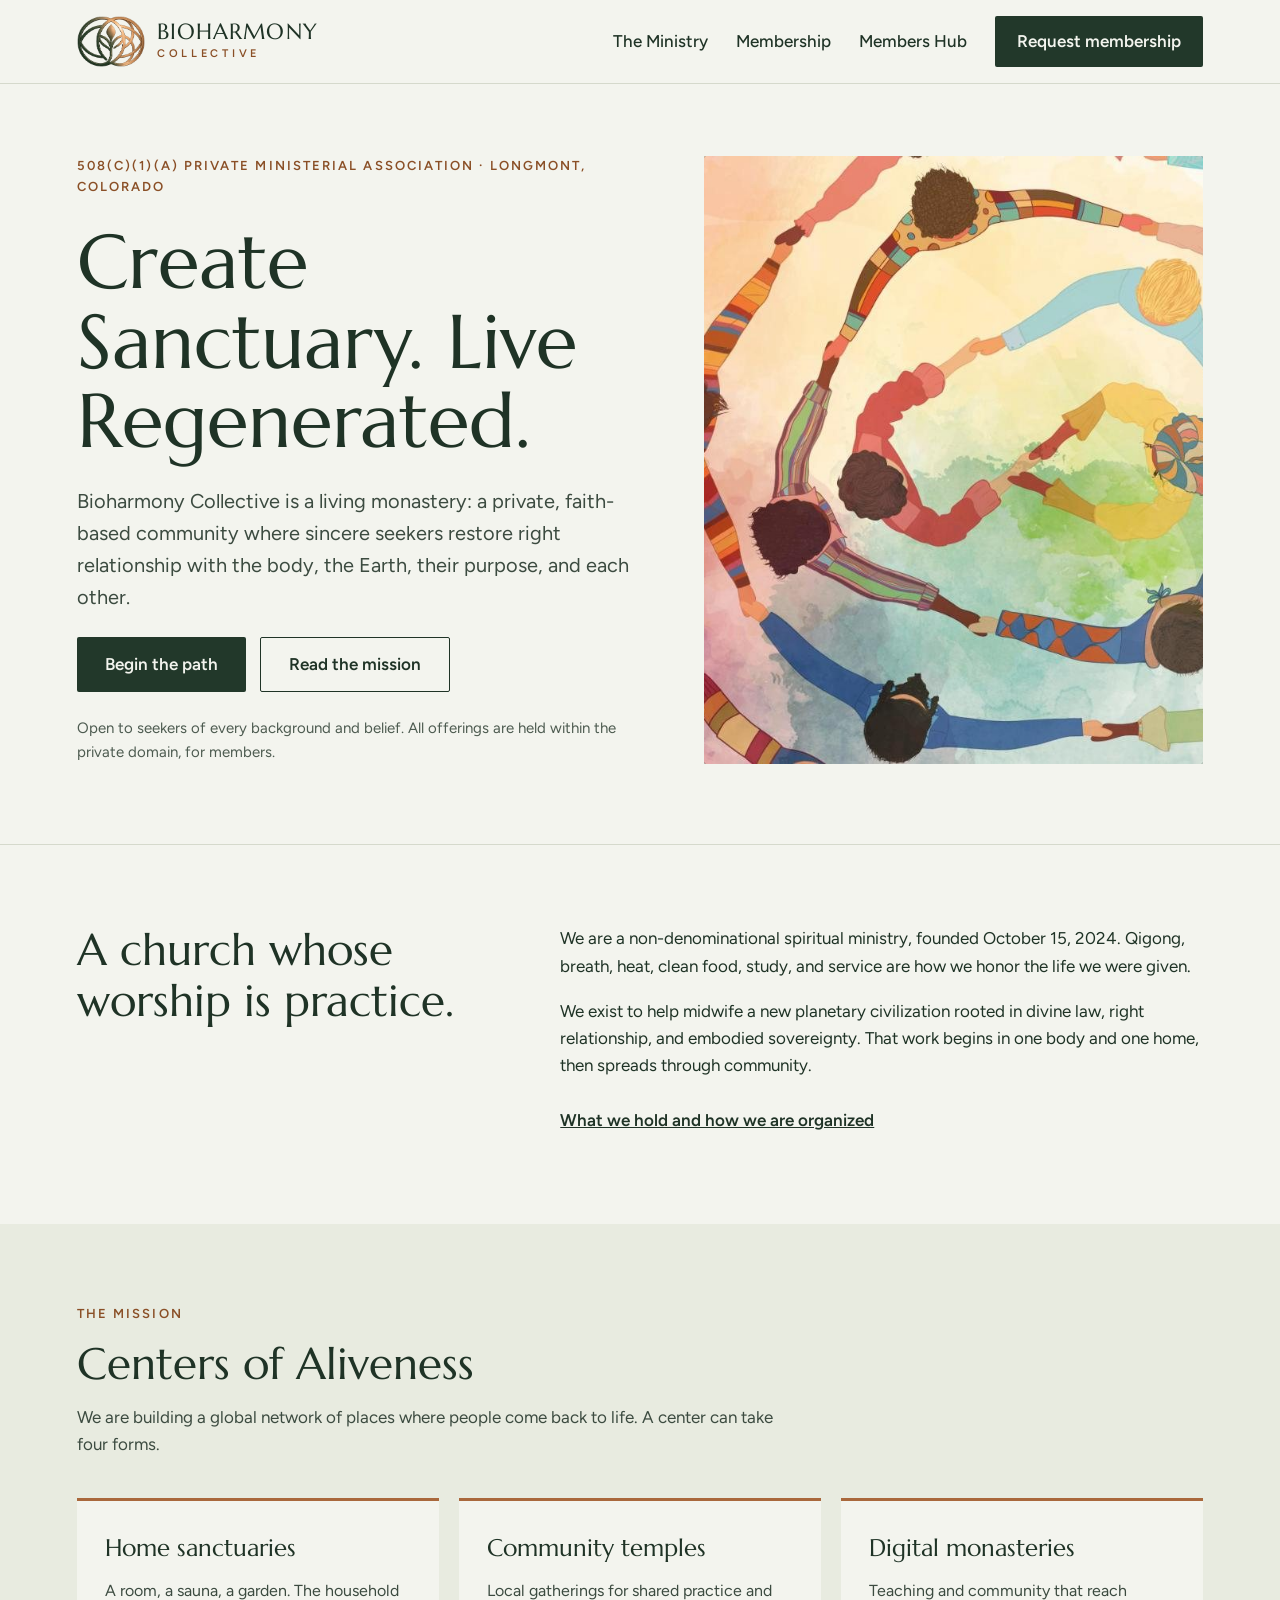
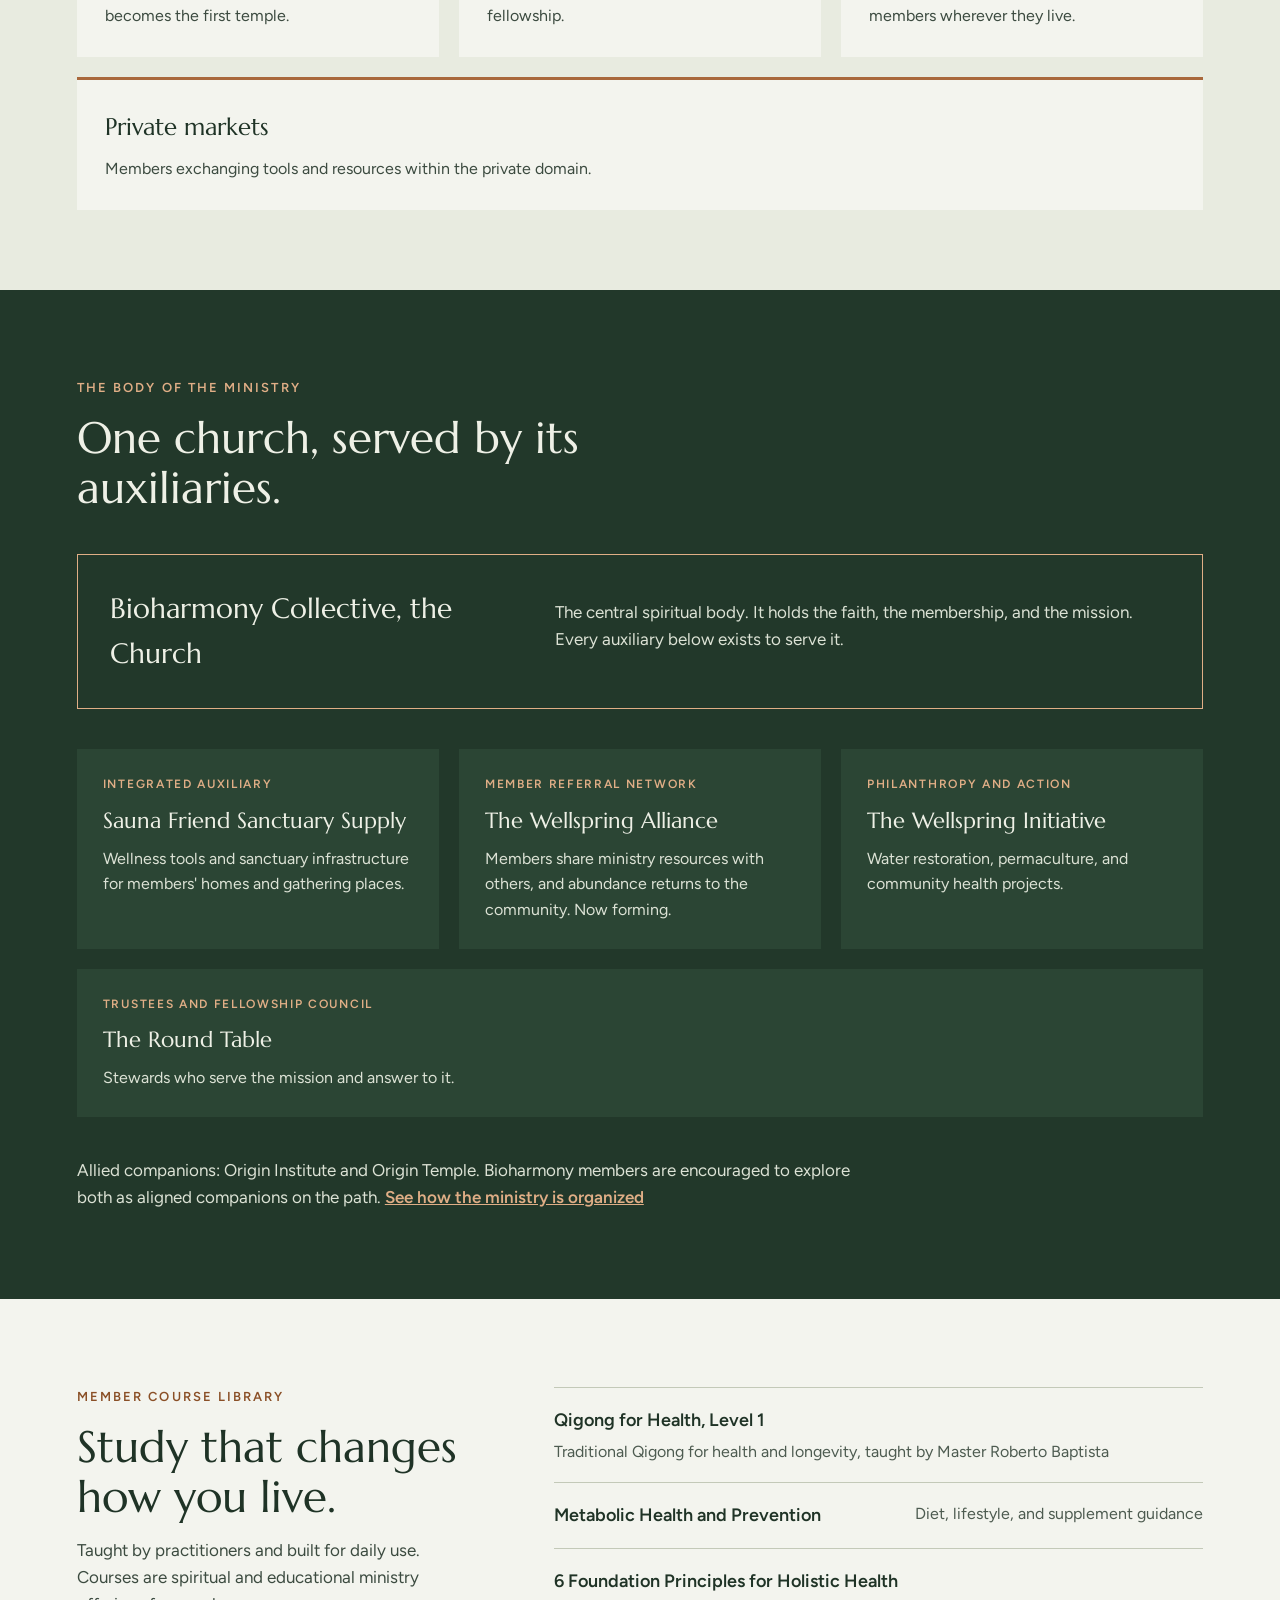
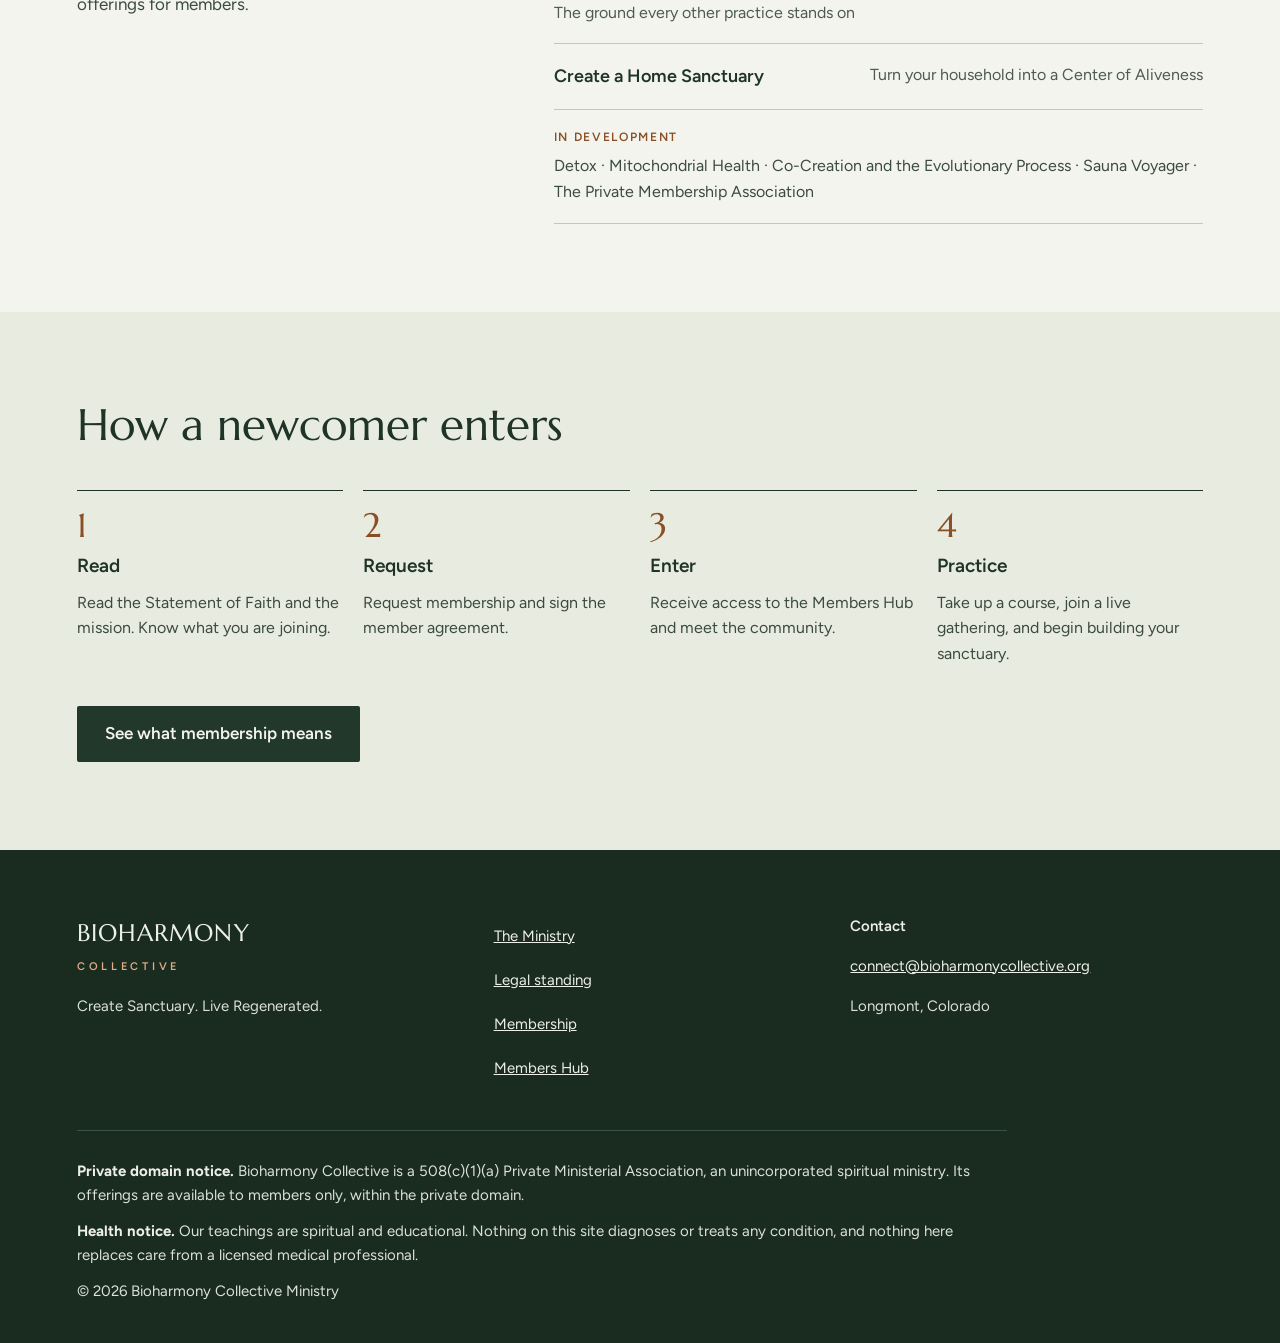
<file: index.html>
<!doctype html>
<html lang="en">
<head>
<meta charset="utf-8">
<meta name="viewport" content="width=device-width, initial-scale=1">
<title>Bioharmony Collective | Create Sanctuary. Live Regenerated.</title>
<meta name="description" content="Bioharmony Collective is a 508(c)(1)(a) Private Ministerial Association in Longmont, Colorado: a living monastery for sincere seekers.">
<link rel="icon" type="image/png" href="assets/bhc-mark.png">
<link rel="preconnect" href="https://fonts.googleapis.com">
<link rel="preconnect" href="https://fonts.gstatic.com" crossorigin>
<link rel="stylesheet" href="https://fonts.googleapis.com/css2?family=Marcellus&family=Figtree:wght@400;500;600&display=swap">
<link rel="stylesheet" href="assets/site.css">
</head>
<body>
<div style="font-family: Figtree, 'Helvetica Neue', Arial, sans-serif; color: #1F3326; background: #F3F4EE; font-size: 17px; line-height: 1.6">

<header style="display: flex; flex-wrap: wrap; align-items: center; justify-content: space-between; gap: 12px 32px; padding: 16px 6%; border-bottom: 1px solid #D5D9CC">
<a href="index.html" style="display: flex; align-items: center; gap: 12px; text-decoration: none; min-height: 44px">
<img src="assets/bhc-mark.png" alt="" style="width: 68px; height: auto">
<span style="display: flex; flex-direction: column; gap: 2px">
<span style="font-family: Marcellus, Georgia, serif; font-size: 22px; letter-spacing: 0.05em; line-height: 1; color: #1F3326">BIOHARMONY</span>
<span style="font-size: 11px; font-weight: 600; letter-spacing: 0.34em; color: #8A4F26">COLLECTIVE</span>
</span>
</a>
<nav aria-label="Main" style="display: flex; flex-wrap: wrap; align-items: center; gap: 4px 28px">
<a href="ministry.html" style="padding: 12px 0; text-decoration: none; font-weight: 500">The Ministry</a>
<a href="membership.html" style="padding: 12px 0; text-decoration: none; font-weight: 500">Membership</a>
<a href="https://portal.bioharmonycollective.org" style="padding: 12px 0; text-decoration: none; font-weight: 500">Members Hub</a>
<a href="membership.html#request" style="padding: 12px 22px; text-decoration: none; font-weight: 600; background: #22382A; color: #F3F4EE; border-radius: 2px">Request membership</a>
</nav>
</header>

<section style="display: flex; flex-wrap: wrap; align-items: stretch; gap: 48px; padding: 72px 6% 80px">
<div style="flex: 1 1 460px; min-width: 0; display: flex; flex-direction: column; gap: 24px; justify-content: center">
<p style="margin: 0; font-size: 13px; font-weight: 600; letter-spacing: 0.16em; text-transform: uppercase; color: #8A4F26">508(c)(1)(a) Private Ministerial Association · Longmont, Colorado</p>
<h1 style="margin: 0; font-family: Marcellus, Georgia, serif; font-weight: 400; font-size: clamp(40px, 6vw, 76px); line-height: 1.05; text-wrap: balance">Create Sanctuary. Live Regenerated.</h1>
<p style="margin: 0; font-size: 20px; max-width: 34em; color: #3C4B40">Bioharmony Collective is a living monastery: a private, faith-based community where sincere seekers restore right relationship with the body, the Earth, their purpose, and each other.</p>
<div style="display: flex; flex-wrap: wrap; gap: 14px">
<a href="membership.html" style="padding: 14px 28px; text-decoration: none; font-weight: 600; background: #22382A; color: #F3F4EE; border-radius: 2px">Begin the path</a>
<a href="ministry.html" style="padding: 13px 28px; text-decoration: none; font-weight: 600; border: 1px solid #1F3326; border-radius: 2px">Read the mission</a>
</div>
<p style="margin: 0; font-size: 15px; color: #4D5B50; max-width: 36em">Open to seekers of every background and belief. All offerings are held within the private domain, for members.</p>
</div>
<div style="flex: 1 1 380px; min-width: 0; min-height: 440px; background: #22382A; border-radius: 2px; overflow: hidden; position: relative">
<img src="assets/hero.jpg" alt="Watercolor illustration of people holding hands in a spiral, seen from above" width="1568" height="764" style="position: absolute; inset: 0; width: 100%; height: 100%; object-fit: cover; object-position: 50% 50%">
</div>
</section>

<section style="display: flex; flex-wrap: wrap; gap: 32px 72px; padding: 80px 6%; border-top: 1px solid #D5D9CC">
<h2 style="flex: 1 1 320px; min-width: 0; margin: 0; font-family: Marcellus, Georgia, serif; font-weight: 400; font-size: clamp(30px, 3.6vw, 44px); line-height: 1.15; text-wrap: balance">A church whose worship is practice.</h2>
<div style="flex: 2 1 460px; min-width: 0; display: flex; flex-direction: column; gap: 18px; max-width: 40em">
<p style="margin: 0">We are a non-denominational spiritual ministry, founded October 15, 2024. Qigong, breath, heat, clean food, study, and service are how we honor the life we were given.</p>
<p style="margin: 0">We exist to help midwife a new planetary civilization rooted in divine law, right relationship, and embodied sovereignty. That work begins in one body and one home, then spreads through community.</p>
<a href="ministry.html" style="font-weight: 600; padding: 10px 0">What we hold and how we are organized</a>
</div>
</section>

<section style="padding: 80px 6%; background: #E8EBE0; display: flex; flex-direction: column; gap: 40px">
<div style="display: flex; flex-direction: column; gap: 14px; max-width: 42em">
<p style="margin: 0; font-size: 13px; font-weight: 600; letter-spacing: 0.16em; text-transform: uppercase; color: #8A4F26">The mission</p>
<h2 style="margin: 0; font-family: Marcellus, Georgia, serif; font-weight: 400; font-size: clamp(30px, 3.6vw, 44px); line-height: 1.15">Centers of Aliveness</h2>
<p style="margin: 0; color: #3C4B40">We are building a global network of places where people come back to life. A center can take four forms.</p>
</div>
<div style="display: flex; flex-wrap: wrap; gap: 20px">
<div style="flex: 1 1 230px; min-width: 0; background: #F3F4EE; padding: 28px; border-top: 3px solid #A9683C; display: flex; flex-direction: column; gap: 10px">
<h3 style="margin: 0; font-family: Marcellus, Georgia, serif; font-weight: 400; font-size: 24px">Home sanctuaries</h3>
<p style="margin: 0; font-size: 16px; color: #3C4B40">A room, a sauna, a garden. The household becomes the first temple.</p>
</div>
<div style="flex: 1 1 230px; min-width: 0; background: #F3F4EE; padding: 28px; border-top: 3px solid #A9683C; display: flex; flex-direction: column; gap: 10px">
<h3 style="margin: 0; font-family: Marcellus, Georgia, serif; font-weight: 400; font-size: 24px">Community temples</h3>
<p style="margin: 0; font-size: 16px; color: #3C4B40">Local gatherings for shared practice and fellowship.</p>
</div>
<div style="flex: 1 1 230px; min-width: 0; background: #F3F4EE; padding: 28px; border-top: 3px solid #A9683C; display: flex; flex-direction: column; gap: 10px">
<h3 style="margin: 0; font-family: Marcellus, Georgia, serif; font-weight: 400; font-size: 24px">Digital monasteries</h3>
<p style="margin: 0; font-size: 16px; color: #3C4B40">Teaching and community that reach members wherever they live.</p>
</div>
<div style="flex: 1 1 230px; min-width: 0; background: #F3F4EE; padding: 28px; border-top: 3px solid #A9683C; display: flex; flex-direction: column; gap: 10px">
<h3 style="margin: 0; font-family: Marcellus, Georgia, serif; font-weight: 400; font-size: 24px">Private markets</h3>
<p style="margin: 0; font-size: 16px; color: #3C4B40">Members exchanging tools and resources within the private domain.</p>
</div>
</div>
</section>

<section style="padding: 88px 6%; background: #22382A; color: #EEF0E6; display: flex; flex-direction: column; gap: 40px">
<div style="display: flex; flex-direction: column; gap: 14px; max-width: 42em">
<p style="margin: 0; font-size: 13px; font-weight: 600; letter-spacing: 0.16em; text-transform: uppercase; color: #E0AE86">The body of the ministry</p>
<h2 style="margin: 0; font-family: Marcellus, Georgia, serif; font-weight: 400; font-size: clamp(30px, 3.6vw, 44px); line-height: 1.15">One church, served by its auxiliaries.</h2>
</div>
<div style="border: 1px solid #E0AE86; padding: 32px; display: flex; flex-wrap: wrap; gap: 12px 48px; align-items: baseline">
<h3 style="flex: 1 1 280px; min-width: 0; margin: 0; font-family: Marcellus, Georgia, serif; font-weight: 400; font-size: 28px">Bioharmony Collective, the Church</h3>
<p style="flex: 2 1 380px; min-width: 0; margin: 0; color: #DCE2D5">The central spiritual body. It holds the faith, the membership, and the mission. Every auxiliary below exists to serve it.</p>
</div>
<div style="display: flex; flex-wrap: wrap; gap: 20px">
<div style="flex: 1 1 240px; min-width: 0; background: #2B4534; padding: 26px; display: flex; flex-direction: column; gap: 8px">
<p style="margin: 0; font-size: 12px; font-weight: 600; letter-spacing: 0.14em; text-transform: uppercase; color: #E0AE86">Integrated auxiliary</p>
<h3 style="margin: 0; font-family: Marcellus, Georgia, serif; font-weight: 400; font-size: 22px">Sauna Friend Sanctuary Supply</h3>
<p style="margin: 0; font-size: 16px; color: #DCE2D5">Wellness tools and sanctuary infrastructure for members' homes and gathering places.</p>
</div>
<div style="flex: 1 1 240px; min-width: 0; background: #2B4534; padding: 26px; display: flex; flex-direction: column; gap: 8px">
<p style="margin: 0; font-size: 12px; font-weight: 600; letter-spacing: 0.14em; text-transform: uppercase; color: #E0AE86">Member referral network</p>
<h3 style="margin: 0; font-family: Marcellus, Georgia, serif; font-weight: 400; font-size: 22px">The Wellspring Alliance</h3>
<p style="margin: 0; font-size: 16px; color: #DCE2D5">Members share ministry resources with others, and abundance returns to the community. Now forming.</p>
</div>
<div style="flex: 1 1 240px; min-width: 0; background: #2B4534; padding: 26px; display: flex; flex-direction: column; gap: 8px">
<p style="margin: 0; font-size: 12px; font-weight: 600; letter-spacing: 0.14em; text-transform: uppercase; color: #E0AE86">Philanthropy and action</p>
<h3 style="margin: 0; font-family: Marcellus, Georgia, serif; font-weight: 400; font-size: 22px">The Wellspring Initiative</h3>
<p style="margin: 0; font-size: 16px; color: #DCE2D5">Water restoration, permaculture, and community health projects.</p>
</div>
<div style="flex: 1 1 240px; min-width: 0; background: #2B4534; padding: 26px; display: flex; flex-direction: column; gap: 8px">
<p style="margin: 0; font-size: 12px; font-weight: 600; letter-spacing: 0.14em; text-transform: uppercase; color: #E0AE86">Trustees and Fellowship Council</p>
<h3 style="margin: 0; font-family: Marcellus, Georgia, serif; font-weight: 400; font-size: 22px">The Round Table</h3>
<p style="margin: 0; font-size: 16px; color: #DCE2D5">Stewards who serve the mission and answer to it.</p>
</div>
</div>
<p style="margin: 0; max-width: 46em; color: #DCE2D5">Allied companions: Origin Institute and Origin Temple. Bioharmony members are encouraged to explore both as aligned companions on the path. <a href="ministry.html#structure" style="color: #E0AE86; font-weight: 600">See how the ministry is organized</a></p>
</section>

<section style="display: flex; flex-wrap: wrap; gap: 40px 72px; padding: 88px 6%">
<div style="flex: 1 1 320px; min-width: 0; display: flex; flex-direction: column; gap: 14px">
<p style="margin: 0; font-size: 13px; font-weight: 600; letter-spacing: 0.16em; text-transform: uppercase; color: #8A4F26">Member course library</p>
<h2 style="margin: 0; font-family: Marcellus, Georgia, serif; font-weight: 400; font-size: clamp(30px, 3.6vw, 44px); line-height: 1.15; text-wrap: balance">Study that changes how you live.</h2>
<p style="margin: 0; color: #3C4B40">Taught by practitioners and built for daily use. Courses are spiritual and educational ministry offerings for members.</p>
</div>
<div style="flex: 2 1 480px; min-width: 0; display: flex; flex-direction: column">
<div style="display: flex; flex-wrap: wrap; justify-content: space-between; gap: 4px 24px; padding: 18px 0; border-top: 1px solid #C3C9B8">
<h3 style="margin: 0; font-size: 18px; font-weight: 600">Qigong for Health, Level 1</h3>
<p style="margin: 0; font-size: 16px; color: #4D5B50">Traditional Qigong for health and longevity, taught by Master Roberto Baptista</p>
</div>
<div style="display: flex; flex-wrap: wrap; justify-content: space-between; gap: 4px 24px; padding: 18px 0; border-top: 1px solid #C3C9B8">
<h3 style="margin: 0; font-size: 18px; font-weight: 600">Metabolic Health and Prevention</h3>
<p style="margin: 0; font-size: 16px; color: #4D5B50">Diet, lifestyle, and supplement guidance</p>
</div>
<div style="display: flex; flex-wrap: wrap; justify-content: space-between; gap: 4px 24px; padding: 18px 0; border-top: 1px solid #C3C9B8">
<h3 style="margin: 0; font-size: 18px; font-weight: 600">6 Foundation Principles for Holistic Health</h3>
<p style="margin: 0; font-size: 16px; color: #4D5B50">The ground every other practice stands on</p>
</div>
<div style="display: flex; flex-wrap: wrap; justify-content: space-between; gap: 4px 24px; padding: 18px 0; border-top: 1px solid #C3C9B8">
<h3 style="margin: 0; font-size: 18px; font-weight: 600">Create a Home Sanctuary</h3>
<p style="margin: 0; font-size: 16px; color: #4D5B50">Turn your household into a Center of Aliveness</p>
</div>
<div style="display: flex; flex-direction: column; gap: 6px; padding: 18px 0; border-top: 1px solid #C3C9B8; border-bottom: 1px solid #C3C9B8">
<p style="margin: 0; font-size: 12px; font-weight: 600; letter-spacing: 0.14em; text-transform: uppercase; color: #8A4F26">In development</p>
<p style="margin: 0; font-size: 16px; color: #3C4B40">Detox · Mitochondrial Health · Co-Creation and the Evolutionary Process · Sauna Voyager · The Private Membership Association</p>
</div>
</div>
</section>

<section style="padding: 88px 6%; background: #E8EBE0; display: flex; flex-direction: column; gap: 40px">
<h2 style="margin: 0; font-family: Marcellus, Georgia, serif; font-weight: 400; font-size: clamp(30px, 3.6vw, 44px); line-height: 1.15">How a newcomer enters</h2>
<ol style="margin: 0; padding: 0; list-style: none; display: flex; flex-wrap: wrap; gap: 20px">
<li style="flex: 1 1 230px; min-width: 0; display: flex; flex-direction: column; gap: 8px; border-top: 1px solid #1F3326; padding-top: 18px">
<span style="font-family: Marcellus, Georgia, serif; font-size: 34px; color: #8A4F26; line-height: 1">1</span>
<h3 style="margin: 0; font-size: 19px; font-weight: 600">Read</h3>
<p style="margin: 0; font-size: 16px; color: #3C4B40">Read the Statement of Faith and the mission. Know what you are joining.</p>
</li>
<li style="flex: 1 1 230px; min-width: 0; display: flex; flex-direction: column; gap: 8px; border-top: 1px solid #1F3326; padding-top: 18px">
<span style="font-family: Marcellus, Georgia, serif; font-size: 34px; color: #8A4F26; line-height: 1">2</span>
<h3 style="margin: 0; font-size: 19px; font-weight: 600">Request</h3>
<p style="margin: 0; font-size: 16px; color: #3C4B40">Request membership and sign the member agreement.</p>
</li>
<li style="flex: 1 1 230px; min-width: 0; display: flex; flex-direction: column; gap: 8px; border-top: 1px solid #1F3326; padding-top: 18px">
<span style="font-family: Marcellus, Georgia, serif; font-size: 34px; color: #8A4F26; line-height: 1">3</span>
<h3 style="margin: 0; font-size: 19px; font-weight: 600">Enter</h3>
<p style="margin: 0; font-size: 16px; color: #3C4B40">Receive access to the Members Hub and meet the community.</p>
</li>
<li style="flex: 1 1 230px; min-width: 0; display: flex; flex-direction: column; gap: 8px; border-top: 1px solid #1F3326; padding-top: 18px">
<span style="font-family: Marcellus, Georgia, serif; font-size: 34px; color: #8A4F26; line-height: 1">4</span>
<h3 style="margin: 0; font-size: 19px; font-weight: 600">Practice</h3>
<p style="margin: 0; font-size: 16px; color: #3C4B40">Take up a course, join a live gathering, and begin building your sanctuary.</p>
</li>
</ol>
<div>
<a href="membership.html" style="display: inline-block; padding: 14px 28px; text-decoration: none; font-weight: 600; background: #22382A; color: #F3F4EE; border-radius: 2px">See what membership means</a>
</div>
</section>

<footer style="padding: 64px 6% 40px; background: #1A2B20; color: #DCE2D5; display: flex; flex-direction: column; gap: 40px; font-size: 15px">
<div style="display: flex; flex-wrap: wrap; gap: 32px 64px">
<div style="flex: 1 1 240px; min-width: 0; display: flex; flex-direction: column; gap: 6px">
<span style="font-family: Marcellus, Georgia, serif; font-size: 24px; letter-spacing: 0.05em; color: #EEF0E6">BIOHARMONY</span>
<span style="font-size: 11px; font-weight: 600; letter-spacing: 0.34em; color: #E0AE86">COLLECTIVE</span>
<p style="margin: 12px 0 0">Create Sanctuary. Live Regenerated.</p>
</div>
<nav aria-label="Footer" style="flex: 1 1 180px; min-width: 0; display: flex; flex-direction: column">
<a href="ministry.html" style="color: #EEF0E6; padding: 10px 0">The Ministry</a>
<a href="ministry.html#standing" style="color: #EEF0E6; padding: 10px 0">Legal standing</a>
<a href="membership.html" style="color: #EEF0E6; padding: 10px 0">Membership</a>
<a href="https://portal.bioharmonycollective.org" style="color: #EEF0E6; padding: 10px 0">Members Hub</a>
</nav>
<div style="flex: 1 1 240px; min-width: 0; display: flex; flex-direction: column; gap: 6px">
<p style="margin: 0; color: #EEF0E6; font-weight: 600">Contact</p>
<a href="mailto:connect@bioharmonycollective.org" style="color: #EEF0E6; padding: 10px 0">connect@bioharmonycollective.org</a>
<p style="margin: 0">Longmont, Colorado</p>
</div>
</div>
<div style="display: flex; flex-direction: column; gap: 12px; border-top: 1px solid #3A5444; padding-top: 28px; max-width: 62em">
<p style="margin: 0"><strong style="color: #EEF0E6">Private domain notice.</strong> Bioharmony Collective is a 508(c)(1)(a) Private Ministerial Association, an unincorporated spiritual ministry. Its offerings are available to members only, within the private domain.</p>
<p style="margin: 0"><strong style="color: #EEF0E6">Health notice.</strong> Our teachings are spiritual and educational. Nothing on this site diagnoses or treats any condition, and nothing here replaces care from a licensed medical professional.</p>
<p style="margin: 0">© 2026 Bioharmony Collective Ministry</p>
</div>
</footer>

</div>
</body>
</html>
</file>
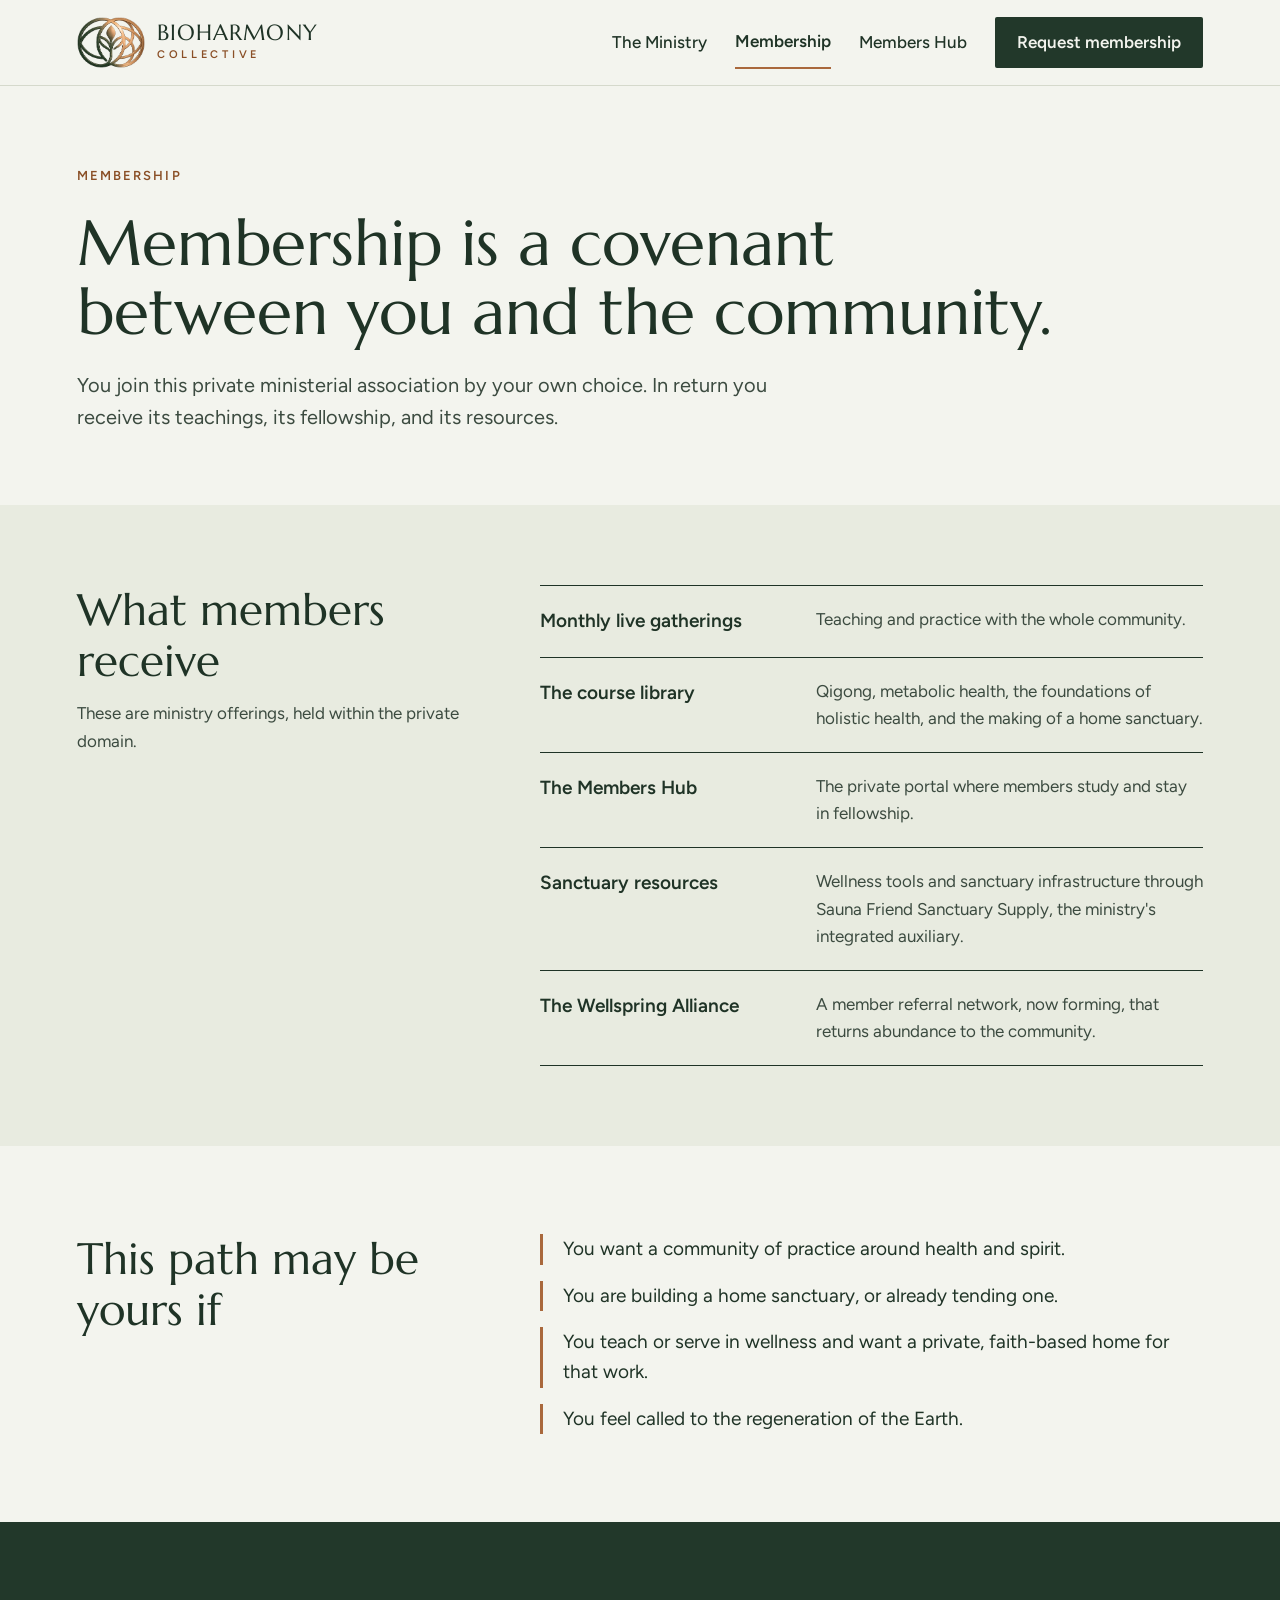
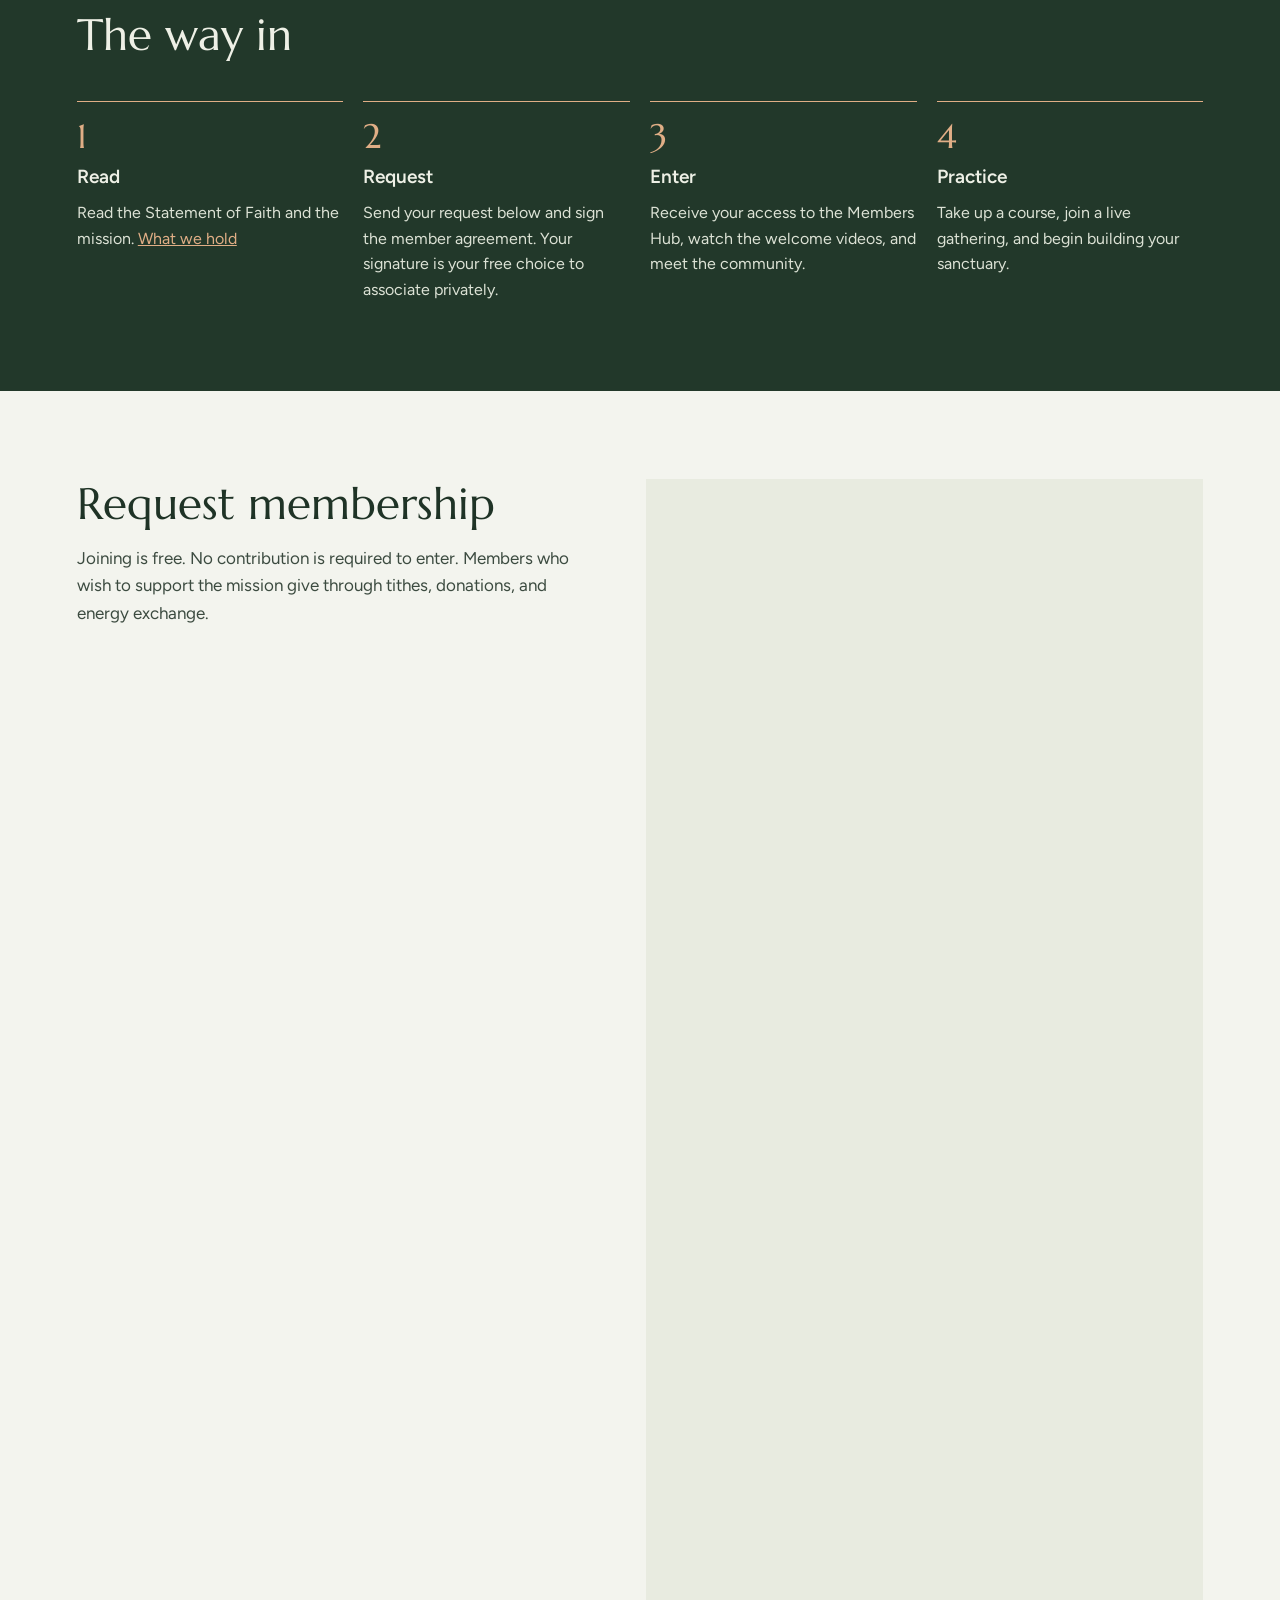
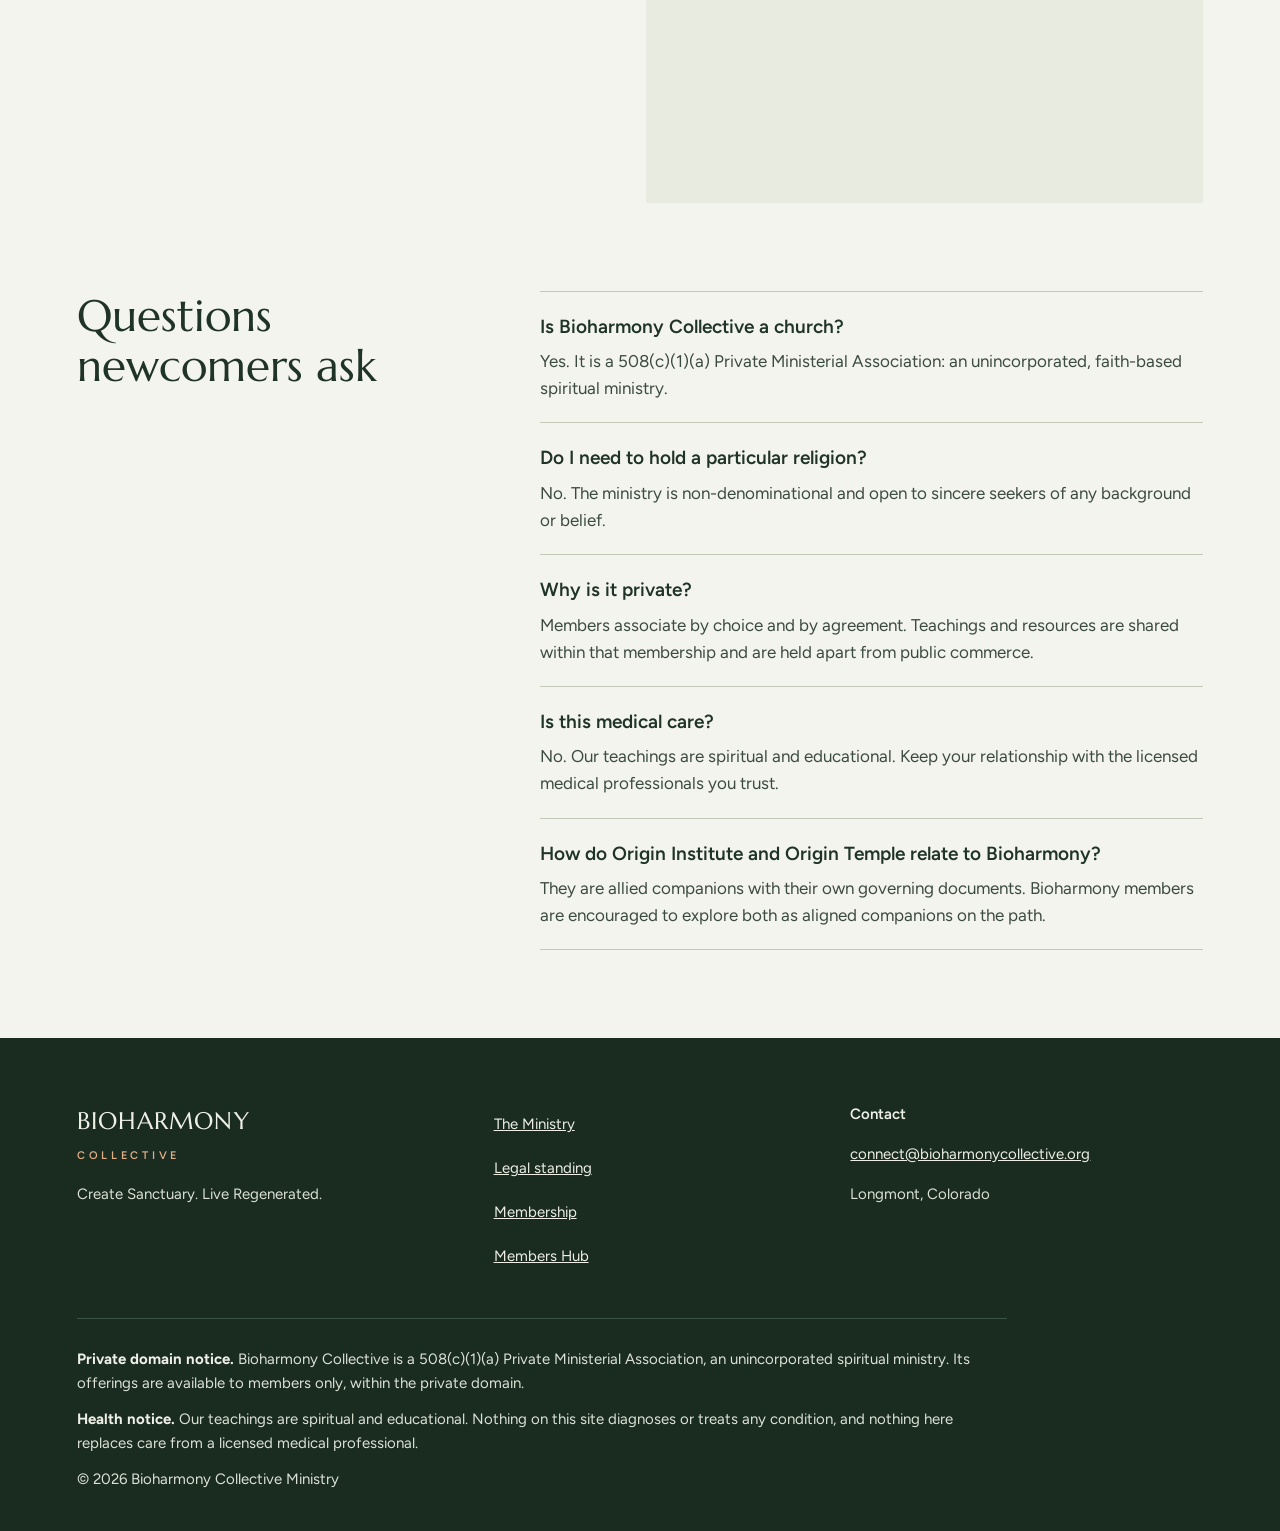
<file: membership.html>
<!doctype html>
<html lang="en">
<head>
<meta charset="utf-8">
<meta name="viewport" content="width=device-width, initial-scale=1">
<title>Membership | Bioharmony Collective</title>
<meta name="description" content="What members receive and how to request membership in Bioharmony Collective.">
<link rel="icon" type="image/png" href="assets/bhc-mark.png">
<link rel="preconnect" href="https://fonts.googleapis.com">
<link rel="preconnect" href="https://fonts.gstatic.com" crossorigin>
<link rel="stylesheet" href="https://fonts.googleapis.com/css2?family=Marcellus&family=Figtree:wght@400;500;600&display=swap">
<link rel="stylesheet" href="assets/site.css">
</head>
<body>
<div style="font-family: Figtree, 'Helvetica Neue', Arial, sans-serif; color: #1F3326; background: #F3F4EE; font-size: 17px; line-height: 1.6">

<header style="display: flex; flex-wrap: wrap; align-items: center; justify-content: space-between; gap: 12px 32px; padding: 16px 6%; border-bottom: 1px solid #D5D9CC">
<a href="index.html" style="display: flex; align-items: center; gap: 12px; text-decoration: none; min-height: 44px">
<img src="assets/bhc-mark.png" alt="" style="width: 68px; height: auto">
<span style="display: flex; flex-direction: column; gap: 2px">
<span style="font-family: Marcellus, Georgia, serif; font-size: 22px; letter-spacing: 0.05em; line-height: 1; color: #1F3326">BIOHARMONY</span>
<span style="font-size: 11px; font-weight: 600; letter-spacing: 0.34em; color: #8A4F26">COLLECTIVE</span>
</span>
</a>
<nav aria-label="Main" style="display: flex; flex-wrap: wrap; align-items: center; gap: 4px 28px">
<a href="ministry.html" style="padding: 12px 0; text-decoration: none; font-weight: 500">The Ministry</a>
<a href="membership.html" aria-current="page" style="padding: 12px 0; text-decoration: none; font-weight: 600; border-bottom: 2px solid #A9683C">Membership</a>
<a href="https://portal.bioharmonycollective.org" style="padding: 12px 0; text-decoration: none; font-weight: 500">Members Hub</a>
<a href="#request" style="padding: 12px 22px; text-decoration: none; font-weight: 600; background: #22382A; color: #F3F4EE; border-radius: 2px">Request membership</a>
</nav>
</header>

<section style="padding: 80px 6% 72px; display: flex; flex-direction: column; gap: 22px">
<p style="margin: 0; font-size: 13px; font-weight: 600; letter-spacing: 0.16em; text-transform: uppercase; color: #8A4F26">Membership</p>
<h1 style="margin: 0; font-family: Marcellus, Georgia, serif; font-weight: 400; font-size: clamp(36px, 5vw, 64px); line-height: 1.08; max-width: 17em; text-wrap: balance">Membership is a covenant between you and the community.</h1>
<p style="margin: 0; font-size: 20px; max-width: 36em; color: #3C4B40">You join this private ministerial association by your own choice. In return you receive its teachings, its fellowship, and its resources.</p>
</section>

<section style="padding: 80px 6%; background: #E8EBE0; display: flex; flex-wrap: wrap; gap: 40px 72px">
<div style="flex: 1 1 300px; min-width: 0; display: flex; flex-direction: column; gap: 14px">
<h2 style="margin: 0; font-family: Marcellus, Georgia, serif; font-weight: 400; font-size: clamp(30px, 3.6vw, 44px); line-height: 1.15">What members receive</h2>
<p style="margin: 0; color: #3C4B40">These are ministry offerings, held within the private domain.</p>
</div>
<div style="flex: 2 1 480px; min-width: 0; display: flex; flex-direction: column">
<div style="display: flex; flex-wrap: wrap; gap: 4px 32px; padding: 20px 0; border-top: 1px solid #1F3326">
<h3 style="flex: 1 1 200px; min-width: 0; margin: 0; font-size: 19px; font-weight: 600">Monthly live gatherings</h3>
<p style="flex: 2 1 300px; min-width: 0; margin: 0; color: #3C4B40">Teaching and practice with the whole community.</p>
</div>
<div style="display: flex; flex-wrap: wrap; gap: 4px 32px; padding: 20px 0; border-top: 1px solid #1F3326">
<h3 style="flex: 1 1 200px; min-width: 0; margin: 0; font-size: 19px; font-weight: 600">The course library</h3>
<p style="flex: 2 1 300px; min-width: 0; margin: 0; color: #3C4B40">Qigong, metabolic health, the foundations of holistic health, and the making of a home sanctuary.</p>
</div>
<div style="display: flex; flex-wrap: wrap; gap: 4px 32px; padding: 20px 0; border-top: 1px solid #1F3326">
<h3 style="flex: 1 1 200px; min-width: 0; margin: 0; font-size: 19px; font-weight: 600">The Members Hub</h3>
<p style="flex: 2 1 300px; min-width: 0; margin: 0; color: #3C4B40">The private portal where members study and stay in fellowship.</p>
</div>
<div style="display: flex; flex-wrap: wrap; gap: 4px 32px; padding: 20px 0; border-top: 1px solid #1F3326">
<h3 style="flex: 1 1 200px; min-width: 0; margin: 0; font-size: 19px; font-weight: 600">Sanctuary resources</h3>
<p style="flex: 2 1 300px; min-width: 0; margin: 0; color: #3C4B40">Wellness tools and sanctuary infrastructure through Sauna Friend Sanctuary Supply, the ministry's integrated auxiliary.</p>
</div>
<div style="display: flex; flex-wrap: wrap; gap: 4px 32px; padding: 20px 0; border-top: 1px solid #1F3326; border-bottom: 1px solid #1F3326">
<h3 style="flex: 1 1 200px; min-width: 0; margin: 0; font-size: 19px; font-weight: 600">The Wellspring Alliance</h3>
<p style="flex: 2 1 300px; min-width: 0; margin: 0; color: #3C4B40">A member referral network, now forming, that returns abundance to the community.</p>
</div>
</div>
</section>

<section style="padding: 88px 6%; display: flex; flex-wrap: wrap; gap: 40px 72px">
<h2 style="flex: 1 1 300px; min-width: 0; margin: 0; font-family: Marcellus, Georgia, serif; font-weight: 400; font-size: clamp(30px, 3.6vw, 44px); line-height: 1.15">This path may be yours if</h2>
<ul style="flex: 2 1 480px; min-width: 0; margin: 0; padding: 0; list-style: none; display: flex; flex-direction: column; gap: 16px; font-size: 19px">
<li style="padding-left: 20px; border-left: 3px solid #A9683C">You want a community of practice around health and spirit.</li>
<li style="padding-left: 20px; border-left: 3px solid #A9683C">You are building a home sanctuary, or already tending one.</li>
<li style="padding-left: 20px; border-left: 3px solid #A9683C">You teach or serve in wellness and want a private, faith-based home for that work.</li>
<li style="padding-left: 20px; border-left: 3px solid #A9683C">You feel called to the regeneration of the Earth.</li>
</ul>
</section>

<section style="padding: 88px 6%; background: #22382A; color: #EEF0E6; display: flex; flex-direction: column; gap: 40px">
<h2 style="margin: 0; font-family: Marcellus, Georgia, serif; font-weight: 400; font-size: clamp(30px, 3.6vw, 44px); line-height: 1.15">The way in</h2>
<ol style="margin: 0; padding: 0; list-style: none; display: flex; flex-wrap: wrap; gap: 20px">
<li style="flex: 1 1 230px; min-width: 0; display: flex; flex-direction: column; gap: 8px; border-top: 1px solid #E0AE86; padding-top: 18px">
<span style="font-family: Marcellus, Georgia, serif; font-size: 34px; color: #E0AE86; line-height: 1">1</span>
<h3 style="margin: 0; font-size: 19px; font-weight: 600">Read</h3>
<p style="margin: 0; font-size: 16px; color: #DCE2D5">Read the Statement of Faith and the mission. <a href="ministry.html#beliefs" style="color: #E0AE86">What we hold</a></p>
</li>
<li style="flex: 1 1 230px; min-width: 0; display: flex; flex-direction: column; gap: 8px; border-top: 1px solid #E0AE86; padding-top: 18px">
<span style="font-family: Marcellus, Georgia, serif; font-size: 34px; color: #E0AE86; line-height: 1">2</span>
<h3 style="margin: 0; font-size: 19px; font-weight: 600">Request</h3>
<p style="margin: 0; font-size: 16px; color: #DCE2D5">Send your request below and sign the member agreement. Your signature is your free choice to associate privately.</p>
</li>
<li style="flex: 1 1 230px; min-width: 0; display: flex; flex-direction: column; gap: 8px; border-top: 1px solid #E0AE86; padding-top: 18px">
<span style="font-family: Marcellus, Georgia, serif; font-size: 34px; color: #E0AE86; line-height: 1">3</span>
<h3 style="margin: 0; font-size: 19px; font-weight: 600">Enter</h3>
<p style="margin: 0; font-size: 16px; color: #DCE2D5">Receive your access to the Members Hub, watch the welcome videos, and meet the community.</p>
</li>
<li style="flex: 1 1 230px; min-width: 0; display: flex; flex-direction: column; gap: 8px; border-top: 1px solid #E0AE86; padding-top: 18px">
<span style="font-family: Marcellus, Georgia, serif; font-size: 34px; color: #E0AE86; line-height: 1">4</span>
<h3 style="margin: 0; font-size: 19px; font-weight: 600">Practice</h3>
<p style="margin: 0; font-size: 16px; color: #DCE2D5">Take up a course, join a live gathering, and begin building your sanctuary.</p>
</li>
</ol>
</section>

<section id="request" style="padding: 88px 6%; display: flex; flex-wrap: wrap; gap: 40px 72px">
<div style="flex: 1 1 320px; min-width: 0; display: flex; flex-direction: column; gap: 16px">
<h2 style="margin: 0; font-family: Marcellus, Georgia, serif; font-weight: 400; font-size: clamp(30px, 3.6vw, 44px); line-height: 1.15">Request membership</h2>
<p style="margin: 0; color: #3C4B40">Joining is free. No contribution is required to enter. Members who wish to support the mission give through tithes, donations, and energy exchange.</p>
</div>
<div style="flex: 1 1 380px; min-width: 0; background: #E8EBE0; padding: 12px; box-sizing: border-box">
<iframe src="https://api.leadconnectorhq.com/widget/form/mGEaz03AifMfdkfEZuAn" style="width: 100%; height: 1300px; border: none; border-radius: 2px; display: block" id="inline-mGEaz03AifMfdkfEZuAn" data-layout="{'id':'INLINE'}" data-trigger-type="alwaysShow" data-trigger-value="" data-activation-type="alwaysActivated" data-activation-value="" data-deactivation-type="neverDeactivate" data-deactivation-value="" data-form-name="BHC Private Community Application" data-height="1300" data-layout-iframe-id="inline-mGEaz03AifMfdkfEZuAn" data-form-id="mGEaz03AifMfdkfEZuAn" title="Request membership in Bioharmony Collective"></iframe>
<script src="https://link.msgsndr.com/js/form_embed.js"></script>
</div>
</section>

<section style="padding: 0 6% 88px; display: flex; flex-wrap: wrap; gap: 40px 72px">
<h2 style="flex: 1 1 300px; min-width: 0; margin: 0; font-family: Marcellus, Georgia, serif; font-weight: 400; font-size: clamp(30px, 3.6vw, 44px); line-height: 1.15">Questions newcomers ask</h2>
<div style="flex: 2 1 480px; min-width: 0; display: flex; flex-direction: column">
<div style="display: flex; flex-direction: column; gap: 6px; padding: 20px 0; border-top: 1px solid #C3C9B8">
<h3 style="margin: 0; font-size: 19px; font-weight: 600">Is Bioharmony Collective a church?</h3>
<p style="margin: 0; color: #3C4B40">Yes. It is a 508(c)(1)(a) Private Ministerial Association: an unincorporated, faith-based spiritual ministry.</p>
</div>
<div style="display: flex; flex-direction: column; gap: 6px; padding: 20px 0; border-top: 1px solid #C3C9B8">
<h3 style="margin: 0; font-size: 19px; font-weight: 600">Do I need to hold a particular religion?</h3>
<p style="margin: 0; color: #3C4B40">No. The ministry is non-denominational and open to sincere seekers of any background or belief.</p>
</div>
<div style="display: flex; flex-direction: column; gap: 6px; padding: 20px 0; border-top: 1px solid #C3C9B8">
<h3 style="margin: 0; font-size: 19px; font-weight: 600">Why is it private?</h3>
<p style="margin: 0; color: #3C4B40">Members associate by choice and by agreement. Teachings and resources are shared within that membership and are held apart from public commerce.</p>
</div>
<div style="display: flex; flex-direction: column; gap: 6px; padding: 20px 0; border-top: 1px solid #C3C9B8">
<h3 style="margin: 0; font-size: 19px; font-weight: 600">Is this medical care?</h3>
<p style="margin: 0; color: #3C4B40">No. Our teachings are spiritual and educational. Keep your relationship with the licensed medical professionals you trust.</p>
</div>
<div style="display: flex; flex-direction: column; gap: 6px; padding: 20px 0; border-top: 1px solid #C3C9B8; border-bottom: 1px solid #C3C9B8">
<h3 style="margin: 0; font-size: 19px; font-weight: 600">How do Origin Institute and Origin Temple relate to Bioharmony?</h3>
<p style="margin: 0; color: #3C4B40">They are allied companions with their own governing documents. Bioharmony members are encouraged to explore both as aligned companions on the path.</p>
</div>
</div>
</section>

<footer style="padding: 64px 6% 40px; background: #1A2B20; color: #DCE2D5; display: flex; flex-direction: column; gap: 40px; font-size: 15px">
<div style="display: flex; flex-wrap: wrap; gap: 32px 64px">
<div style="flex: 1 1 240px; min-width: 0; display: flex; flex-direction: column; gap: 6px">
<span style="font-family: Marcellus, Georgia, serif; font-size: 24px; letter-spacing: 0.05em; color: #EEF0E6">BIOHARMONY</span>
<span style="font-size: 11px; font-weight: 600; letter-spacing: 0.34em; color: #E0AE86">COLLECTIVE</span>
<p style="margin: 12px 0 0">Create Sanctuary. Live Regenerated.</p>
</div>
<nav aria-label="Footer" style="flex: 1 1 180px; min-width: 0; display: flex; flex-direction: column">
<a href="ministry.html" style="color: #EEF0E6; padding: 10px 0">The Ministry</a>
<a href="ministry.html#standing" style="color: #EEF0E6; padding: 10px 0">Legal standing</a>
<a href="membership.html" style="color: #EEF0E6; padding: 10px 0">Membership</a>
<a href="https://portal.bioharmonycollective.org" style="color: #EEF0E6; padding: 10px 0">Members Hub</a>
</nav>
<div style="flex: 1 1 240px; min-width: 0; display: flex; flex-direction: column; gap: 6px">
<p style="margin: 0; color: #EEF0E6; font-weight: 600">Contact</p>
<a href="mailto:connect@bioharmonycollective.org" style="color: #EEF0E6; padding: 10px 0">connect@bioharmonycollective.org</a>
<p style="margin: 0">Longmont, Colorado</p>
</div>
</div>
<div style="display: flex; flex-direction: column; gap: 12px; border-top: 1px solid #3A5444; padding-top: 28px; max-width: 62em">
<p style="margin: 0"><strong style="color: #EEF0E6">Private domain notice.</strong> Bioharmony Collective is a 508(c)(1)(a) Private Ministerial Association, an unincorporated spiritual ministry. Its offerings are available to members only, within the private domain.</p>
<p style="margin: 0"><strong style="color: #EEF0E6">Health notice.</strong> Our teachings are spiritual and educational. Nothing on this site diagnoses or treats any condition, and nothing here replaces care from a licensed medical professional.</p>
<p style="margin: 0">© 2026 Bioharmony Collective Ministry</p>
</div>
</footer>

</div>
</body>
</html>
</file>
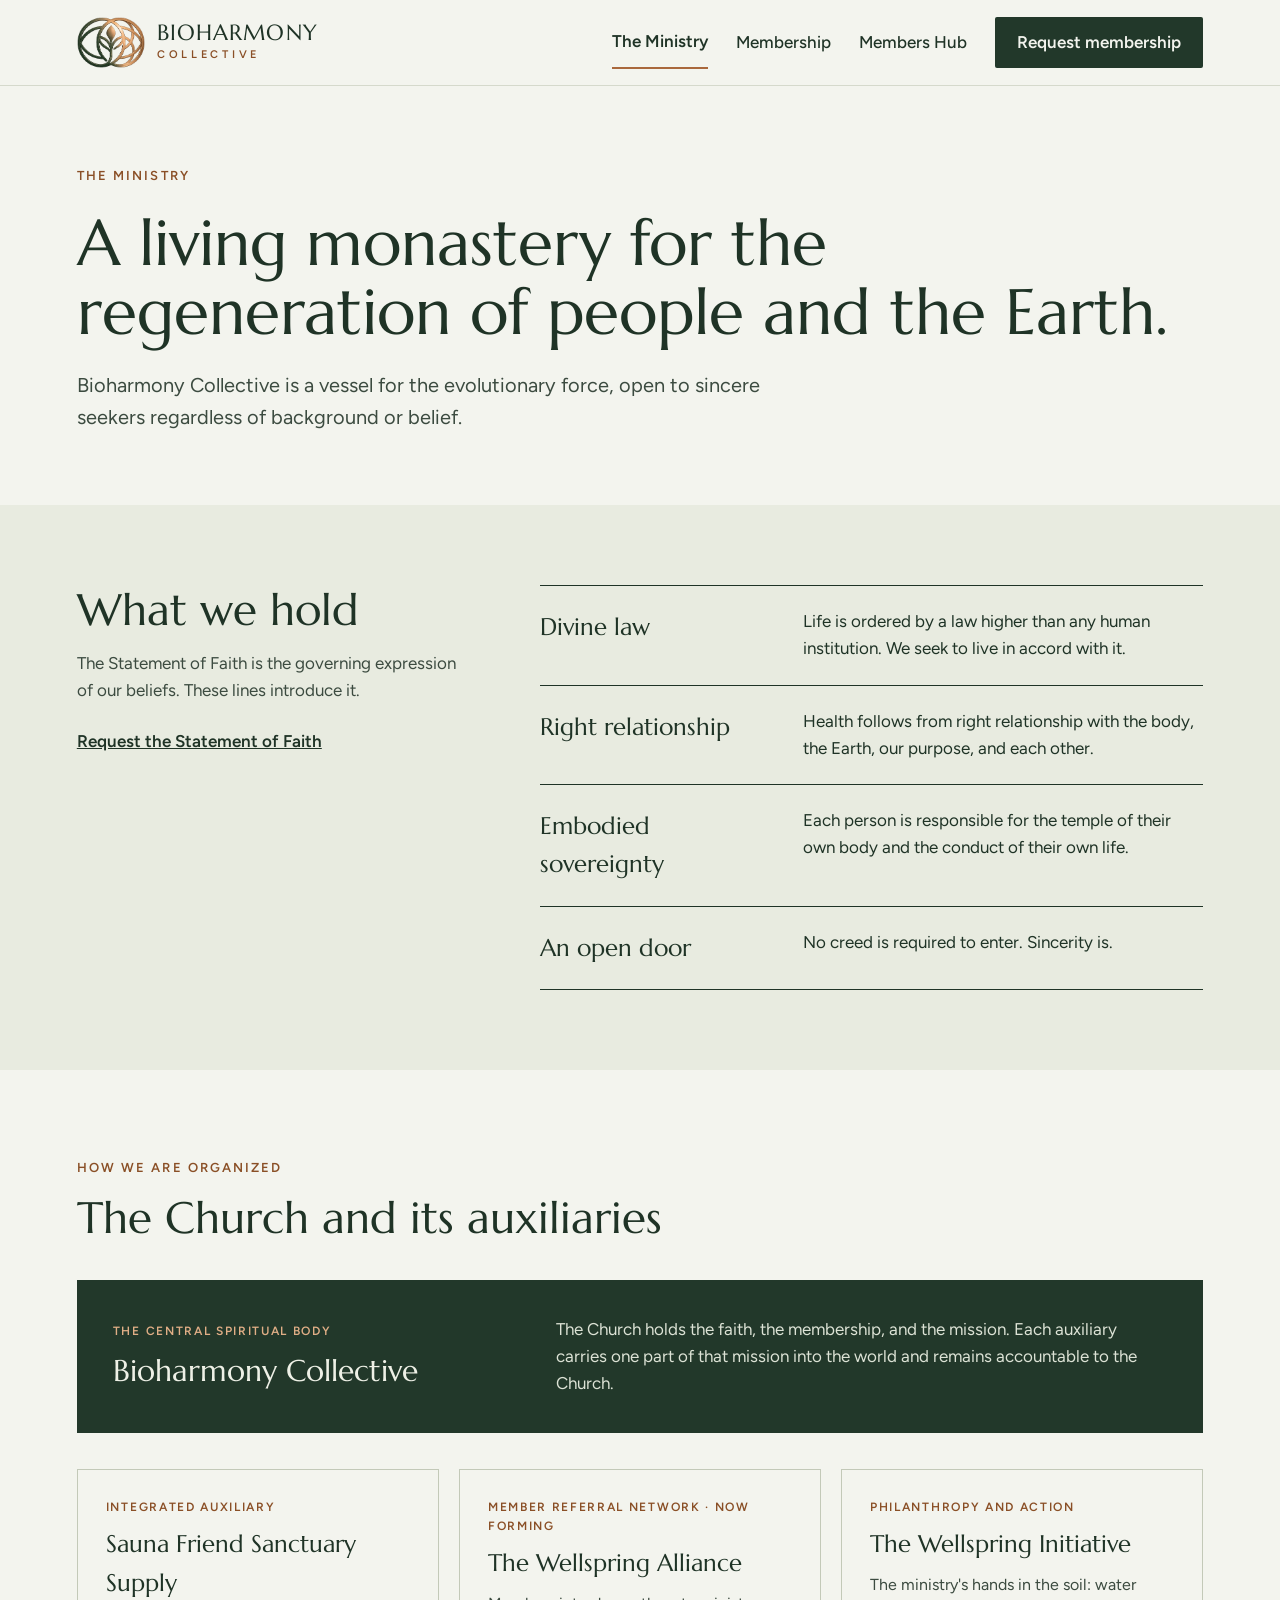
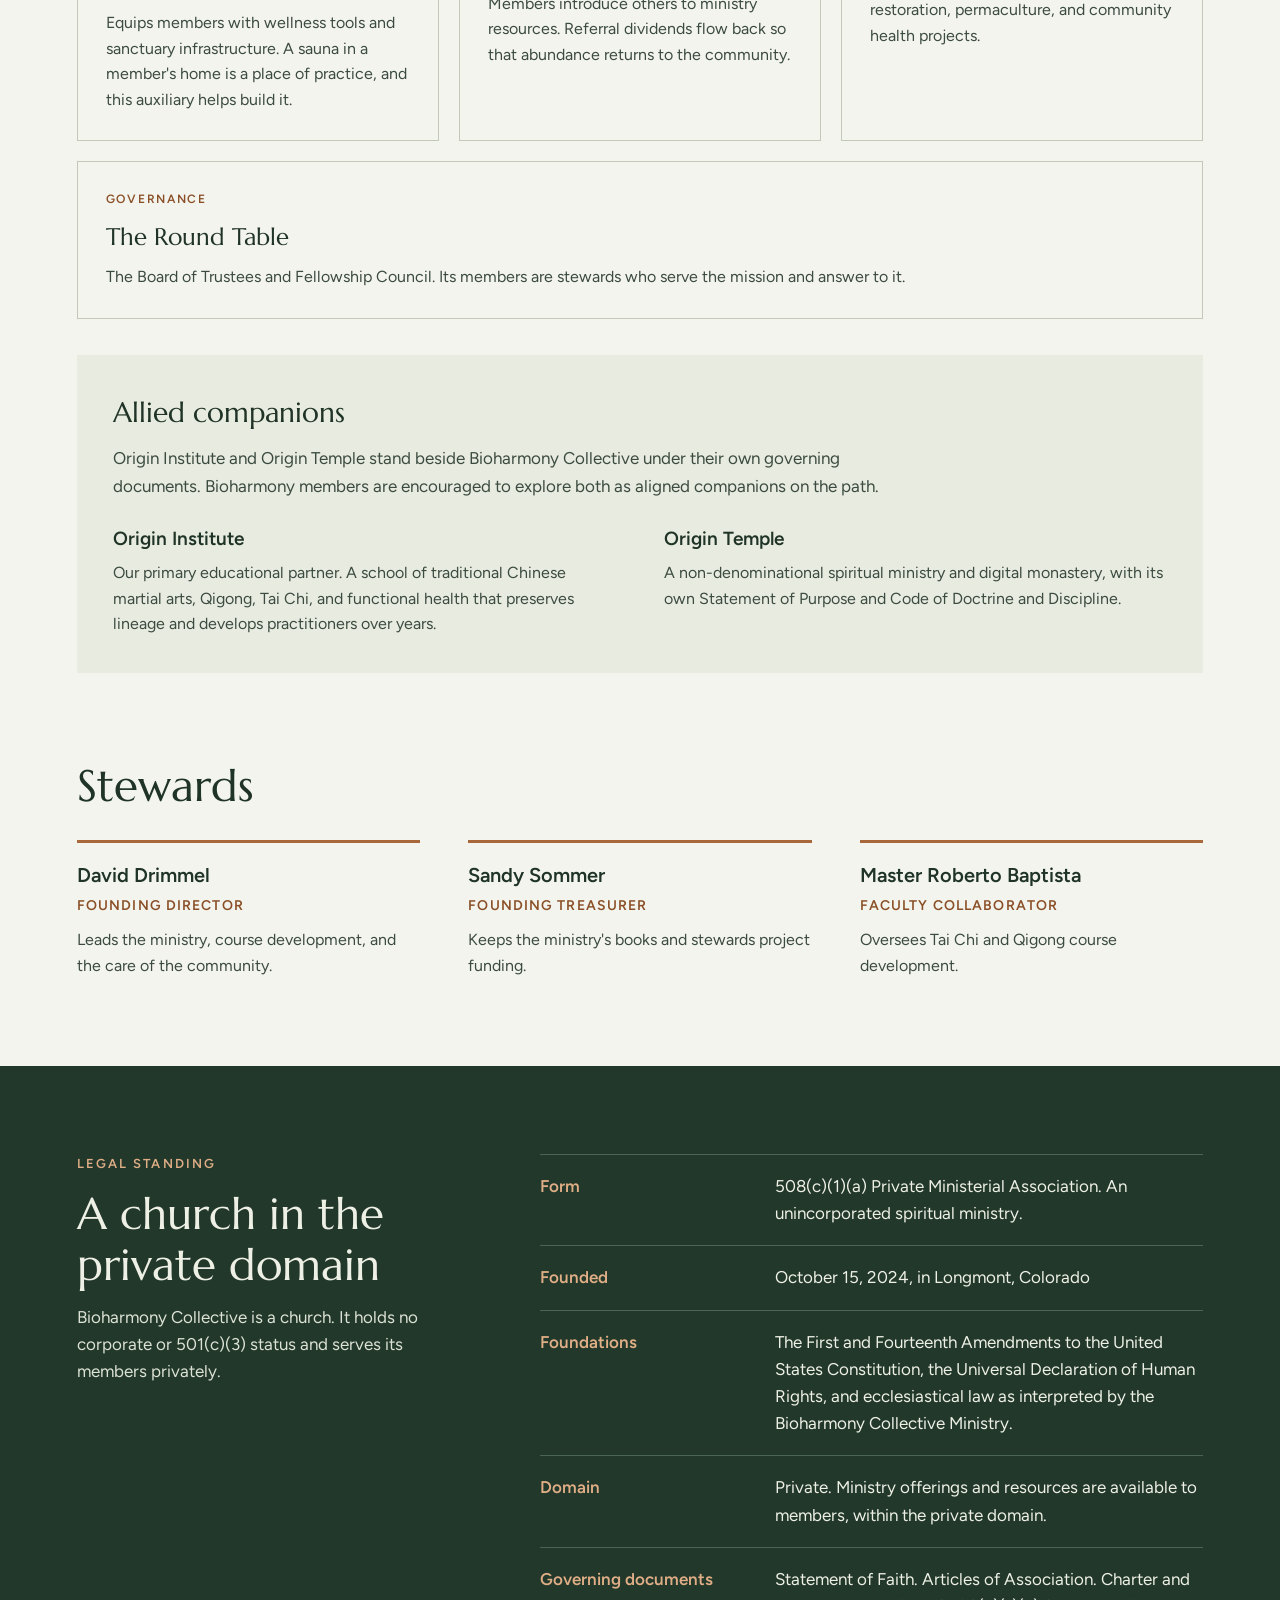
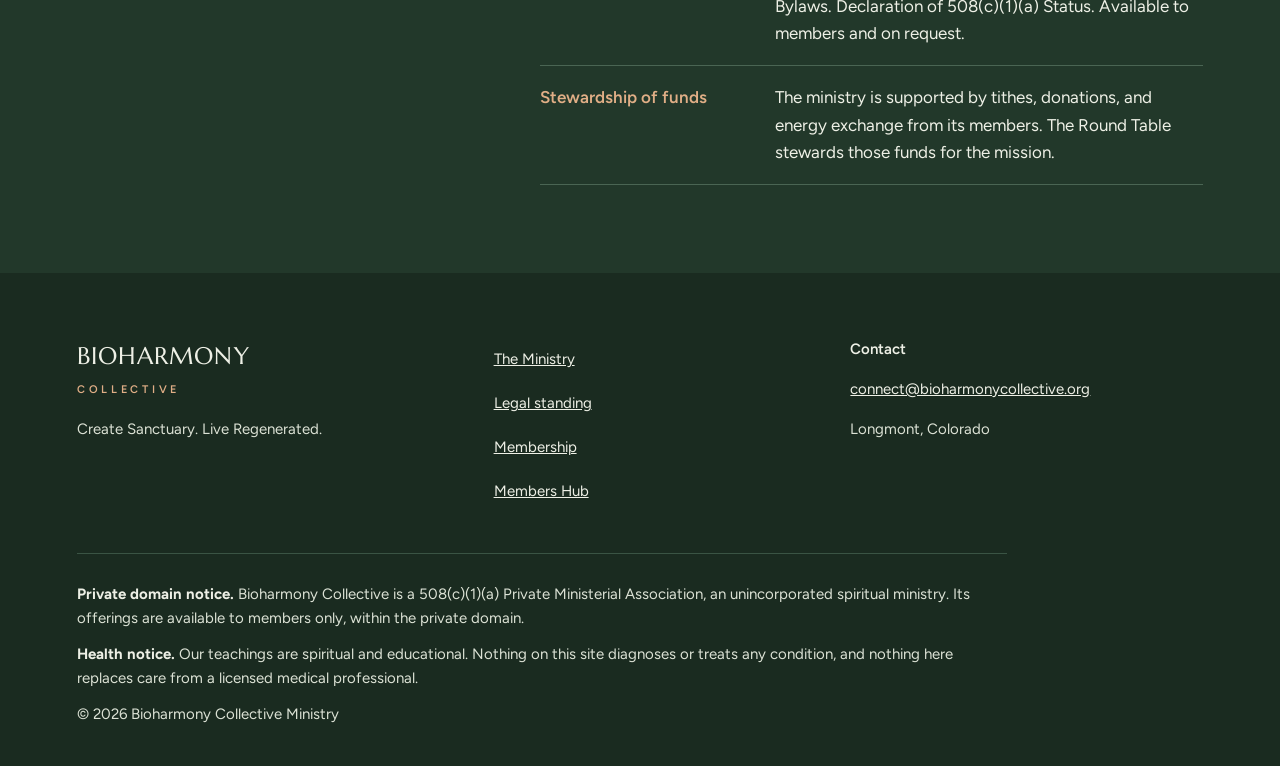
<file: ministry.html>
<!doctype html>
<html lang="en">
<head>
<meta charset="utf-8">
<meta name="viewport" content="width=device-width, initial-scale=1">
<title>The Ministry | Bioharmony Collective</title>
<meta name="description" content="What Bioharmony Collective holds, how the Church and its auxiliaries are organized, and its legal standing.">
<link rel="icon" type="image/png" href="assets/bhc-mark.png">
<link rel="preconnect" href="https://fonts.googleapis.com">
<link rel="preconnect" href="https://fonts.gstatic.com" crossorigin>
<link rel="stylesheet" href="https://fonts.googleapis.com/css2?family=Marcellus&family=Figtree:wght@400;500;600&display=swap">
<link rel="stylesheet" href="assets/site.css">
</head>
<body>
<div style="font-family: Figtree, 'Helvetica Neue', Arial, sans-serif; color: #1F3326; background: #F3F4EE; font-size: 17px; line-height: 1.6">

<header style="display: flex; flex-wrap: wrap; align-items: center; justify-content: space-between; gap: 12px 32px; padding: 16px 6%; border-bottom: 1px solid #D5D9CC">
<a href="index.html" style="display: flex; align-items: center; gap: 12px; text-decoration: none; min-height: 44px">
<img src="assets/bhc-mark.png" alt="" style="width: 68px; height: auto">
<span style="display: flex; flex-direction: column; gap: 2px">
<span style="font-family: Marcellus, Georgia, serif; font-size: 22px; letter-spacing: 0.05em; line-height: 1; color: #1F3326">BIOHARMONY</span>
<span style="font-size: 11px; font-weight: 600; letter-spacing: 0.34em; color: #8A4F26">COLLECTIVE</span>
</span>
</a>
<nav aria-label="Main" style="display: flex; flex-wrap: wrap; align-items: center; gap: 4px 28px">
<a href="ministry.html" aria-current="page" style="padding: 12px 0; text-decoration: none; font-weight: 600; border-bottom: 2px solid #A9683C">The Ministry</a>
<a href="membership.html" style="padding: 12px 0; text-decoration: none; font-weight: 500">Membership</a>
<a href="https://portal.bioharmonycollective.org" style="padding: 12px 0; text-decoration: none; font-weight: 500">Members Hub</a>
<a href="membership.html#request" style="padding: 12px 22px; text-decoration: none; font-weight: 600; background: #22382A; color: #F3F4EE; border-radius: 2px">Request membership</a>
</nav>
</header>

<section style="padding: 80px 6% 72px; display: flex; flex-direction: column; gap: 22px">
<p style="margin: 0; font-size: 13px; font-weight: 600; letter-spacing: 0.16em; text-transform: uppercase; color: #8A4F26">The Ministry</p>
<h1 style="margin: 0; font-family: Marcellus, Georgia, serif; font-weight: 400; font-size: clamp(36px, 5vw, 64px); line-height: 1.08; max-width: 18em; text-wrap: balance">A living monastery for the regeneration of people and the Earth.</h1>
<p style="margin: 0; font-size: 20px; max-width: 36em; color: #3C4B40">Bioharmony Collective is a vessel for the evolutionary force, open to sincere seekers regardless of background or belief.</p>
</section>

<section id="beliefs" style="padding: 80px 6%; background: #E8EBE0; display: flex; flex-wrap: wrap; gap: 40px 72px">
<div style="flex: 1 1 300px; min-width: 0; display: flex; flex-direction: column; gap: 14px">
<h2 style="margin: 0; font-family: Marcellus, Georgia, serif; font-weight: 400; font-size: clamp(30px, 3.6vw, 44px); line-height: 1.15">What we hold</h2>
<p style="margin: 0; color: #3C4B40">The Statement of Faith is the governing expression of our beliefs. These lines introduce it.</p>
<a href="mailto:connect@bioharmonycollective.org?subject=Statement%20of%20Faith%20request" style="font-weight: 600; padding: 10px 0">Request the Statement of Faith</a>
<!-- TODO: when the Statement of Faith is published, link it here and check the four lines below against it. -->
</div>
<div style="flex: 2 1 480px; min-width: 0; display: flex; flex-direction: column">
<div style="display: flex; flex-wrap: wrap; gap: 6px 32px; padding: 22px 0; border-top: 1px solid #1F3326">
<h3 style="flex: 1 1 180px; min-width: 0; margin: 0; font-family: Marcellus, Georgia, serif; font-weight: 400; font-size: 24px">Divine law</h3>
<p style="flex: 2 1 300px; min-width: 0; margin: 0">Life is ordered by a law higher than any human institution. We seek to live in accord with it.</p>
</div>
<div style="display: flex; flex-wrap: wrap; gap: 6px 32px; padding: 22px 0; border-top: 1px solid #1F3326">
<h3 style="flex: 1 1 180px; min-width: 0; margin: 0; font-family: Marcellus, Georgia, serif; font-weight: 400; font-size: 24px">Right relationship</h3>
<p style="flex: 2 1 300px; min-width: 0; margin: 0">Health follows from right relationship with the body, the Earth, our purpose, and each other.</p>
</div>
<div style="display: flex; flex-wrap: wrap; gap: 6px 32px; padding: 22px 0; border-top: 1px solid #1F3326">
<h3 style="flex: 1 1 180px; min-width: 0; margin: 0; font-family: Marcellus, Georgia, serif; font-weight: 400; font-size: 24px">Embodied sovereignty</h3>
<p style="flex: 2 1 300px; min-width: 0; margin: 0">Each person is responsible for the temple of their own body and the conduct of their own life.</p>
</div>
<div style="display: flex; flex-wrap: wrap; gap: 6px 32px; padding: 22px 0; border-top: 1px solid #1F3326; border-bottom: 1px solid #1F3326">
<h3 style="flex: 1 1 180px; min-width: 0; margin: 0; font-family: Marcellus, Georgia, serif; font-weight: 400; font-size: 24px">An open door</h3>
<p style="flex: 2 1 300px; min-width: 0; margin: 0">No creed is required to enter. Sincerity is.</p>
</div>
</div>
</section>

<section id="structure" style="padding: 88px 6%; display: flex; flex-direction: column; gap: 36px">
<div style="display: flex; flex-direction: column; gap: 14px; max-width: 42em">
<p style="margin: 0; font-size: 13px; font-weight: 600; letter-spacing: 0.16em; text-transform: uppercase; color: #8A4F26">How we are organized</p>
<h2 style="margin: 0; font-family: Marcellus, Georgia, serif; font-weight: 400; font-size: clamp(30px, 3.6vw, 44px); line-height: 1.15">The Church and its auxiliaries</h2>
</div>
<div style="background: #22382A; color: #EEF0E6; padding: 36px; display: flex; flex-wrap: wrap; gap: 12px 48px; align-items: baseline">
<div style="flex: 1 1 280px; min-width: 0; display: flex; flex-direction: column; gap: 6px">
<p style="margin: 0; font-size: 12px; font-weight: 600; letter-spacing: 0.14em; text-transform: uppercase; color: #E0AE86">The central spiritual body</p>
<h3 style="margin: 0; font-family: Marcellus, Georgia, serif; font-weight: 400; font-size: 30px">Bioharmony Collective</h3>
</div>
<p style="flex: 2 1 380px; min-width: 0; margin: 0; color: #DCE2D5">The Church holds the faith, the membership, and the mission. Each auxiliary carries one part of that mission into the world and remains accountable to the Church.</p>
</div>
<div style="display: flex; flex-wrap: wrap; gap: 20px">
<div style="flex: 1 1 300px; min-width: 0; border: 1px solid #C3C9B8; padding: 28px; display: flex; flex-direction: column; gap: 8px">
<p style="margin: 0; font-size: 12px; font-weight: 600; letter-spacing: 0.14em; text-transform: uppercase; color: #8A4F26">Integrated auxiliary</p>
<h3 style="margin: 0; font-family: Marcellus, Georgia, serif; font-weight: 400; font-size: 24px">Sauna Friend Sanctuary Supply</h3>
<p style="margin: 0; font-size: 16px; color: #3C4B40">Equips members with wellness tools and sanctuary infrastructure. A sauna in a member's home is a place of practice, and this auxiliary helps build it.</p>
</div>
<div style="flex: 1 1 300px; min-width: 0; border: 1px solid #C3C9B8; padding: 28px; display: flex; flex-direction: column; gap: 8px">
<p style="margin: 0; font-size: 12px; font-weight: 600; letter-spacing: 0.14em; text-transform: uppercase; color: #8A4F26">Member referral network · now forming</p>
<h3 style="margin: 0; font-family: Marcellus, Georgia, serif; font-weight: 400; font-size: 24px">The Wellspring Alliance</h3>
<p style="margin: 0; font-size: 16px; color: #3C4B40">Members introduce others to ministry resources. Referral dividends flow back so that abundance returns to the community.</p>
</div>
<div style="flex: 1 1 300px; min-width: 0; border: 1px solid #C3C9B8; padding: 28px; display: flex; flex-direction: column; gap: 8px">
<p style="margin: 0; font-size: 12px; font-weight: 600; letter-spacing: 0.14em; text-transform: uppercase; color: #8A4F26">Philanthropy and action</p>
<h3 style="margin: 0; font-family: Marcellus, Georgia, serif; font-weight: 400; font-size: 24px">The Wellspring Initiative</h3>
<p style="margin: 0; font-size: 16px; color: #3C4B40">The ministry's hands in the soil: water restoration, permaculture, and community health projects.</p>
</div>
<div style="flex: 1 1 300px; min-width: 0; border: 1px solid #C3C9B8; padding: 28px; display: flex; flex-direction: column; gap: 8px">
<p style="margin: 0; font-size: 12px; font-weight: 600; letter-spacing: 0.14em; text-transform: uppercase; color: #8A4F26">Governance</p>
<h3 style="margin: 0; font-family: Marcellus, Georgia, serif; font-weight: 400; font-size: 24px">The Round Table</h3>
<p style="margin: 0; font-size: 16px; color: #3C4B40">The Board of Trustees and Fellowship Council. Its members are stewards who serve the mission and answer to it.</p>
</div>
</div>
<div style="background: #E8EBE0; padding: 36px; display: flex; flex-direction: column; gap: 24px">
<div style="display: flex; flex-direction: column; gap: 10px; max-width: 46em">
<h3 style="margin: 0; font-family: Marcellus, Georgia, serif; font-weight: 400; font-size: 28px">Allied companions</h3>
<p style="margin: 0; color: #3C4B40">Origin Institute and Origin Temple stand beside Bioharmony Collective under their own governing documents. Bioharmony members are encouraged to explore both as aligned companions on the path.</p>
</div>
<div style="display: flex; flex-wrap: wrap; gap: 20px 48px">
<div style="flex: 1 1 300px; min-width: 0; display: flex; flex-direction: column; gap: 6px">
<h4 style="margin: 0; font-size: 19px; font-weight: 600">Origin Institute</h4>
<p style="margin: 0; font-size: 16px; color: #3C4B40">Our primary educational partner. A school of traditional Chinese martial arts, Qigong, Tai Chi, and functional health that preserves lineage and develops practitioners over years.</p>
</div>
<div style="flex: 1 1 300px; min-width: 0; display: flex; flex-direction: column; gap: 6px">
<h4 style="margin: 0; font-size: 19px; font-weight: 600">Origin Temple</h4>
<p style="margin: 0; font-size: 16px; color: #3C4B40">A non-denominational spiritual ministry and digital monastery, with its own Statement of Purpose and Code of Doctrine and Discipline.</p>
</div>
</div>
</div>
</section>

<section style="padding: 0 6% 88px; display: flex; flex-direction: column; gap: 28px">
<h2 style="margin: 0; font-family: Marcellus, Georgia, serif; font-weight: 400; font-size: clamp(30px, 3.6vw, 44px); line-height: 1.15">Stewards</h2>
<div style="display: flex; flex-wrap: wrap; gap: 20px 48px">
<div style="flex: 1 1 260px; min-width: 0; display: flex; flex-direction: column; gap: 4px; border-top: 3px solid #A9683C; padding-top: 16px">
<h3 style="margin: 0; font-size: 20px; font-weight: 600">David Drimmel</h3>
<p style="margin: 0; font-size: 14px; font-weight: 600; letter-spacing: 0.08em; text-transform: uppercase; color: #8A4F26">Founding Director</p>
<p style="margin: 6px 0 0; font-size: 16px; color: #3C4B40">Leads the ministry, course development, and the care of the community.</p>
</div>
<div style="flex: 1 1 260px; min-width: 0; display: flex; flex-direction: column; gap: 4px; border-top: 3px solid #A9683C; padding-top: 16px">
<h3 style="margin: 0; font-size: 20px; font-weight: 600">Sandy Sommer</h3>
<p style="margin: 0; font-size: 14px; font-weight: 600; letter-spacing: 0.08em; text-transform: uppercase; color: #8A4F26">Founding Treasurer</p>
<p style="margin: 6px 0 0; font-size: 16px; color: #3C4B40">Keeps the ministry's books and stewards project funding.</p>
</div>
<div style="flex: 1 1 260px; min-width: 0; display: flex; flex-direction: column; gap: 4px; border-top: 3px solid #A9683C; padding-top: 16px">
<h3 style="margin: 0; font-size: 20px; font-weight: 600">Master Roberto Baptista</h3>
<p style="margin: 0; font-size: 14px; font-weight: 600; letter-spacing: 0.08em; text-transform: uppercase; color: #8A4F26">Faculty collaborator</p>
<p style="margin: 6px 0 0; font-size: 16px; color: #3C4B40">Oversees Tai Chi and Qigong course development.</p>
</div>
</div>
</section>

<section id="standing" style="padding: 88px 6%; background: #22382A; color: #EEF0E6; display: flex; flex-wrap: wrap; gap: 40px 72px">
<div style="flex: 1 1 300px; min-width: 0; display: flex; flex-direction: column; gap: 14px">
<p style="margin: 0; font-size: 13px; font-weight: 600; letter-spacing: 0.16em; text-transform: uppercase; color: #E0AE86">Legal standing</p>
<h2 style="margin: 0; font-family: Marcellus, Georgia, serif; font-weight: 400; font-size: clamp(30px, 3.6vw, 44px); line-height: 1.15">A church in the private domain</h2>
<p style="margin: 0; color: #DCE2D5">Bioharmony Collective is a church. It holds no corporate or 501(c)(3) status and serves its members privately.</p>
</div>
<dl style="flex: 2 1 480px; min-width: 0; margin: 0; display: flex; flex-direction: column">
<div style="display: flex; flex-wrap: wrap; gap: 4px 32px; padding: 18px 0; border-top: 1px solid #4A6553">
<dt style="flex: 1 1 160px; min-width: 0; font-weight: 600; color: #E0AE86">Form</dt>
<dd style="flex: 3 1 300px; min-width: 0; margin: 0">508(c)(1)(a) Private Ministerial Association. An unincorporated spiritual ministry.</dd>
</div>
<div style="display: flex; flex-wrap: wrap; gap: 4px 32px; padding: 18px 0; border-top: 1px solid #4A6553">
<dt style="flex: 1 1 160px; min-width: 0; font-weight: 600; color: #E0AE86">Founded</dt>
<dd style="flex: 3 1 300px; min-width: 0; margin: 0">October 15, 2024, in Longmont, Colorado</dd>
</div>
<div style="display: flex; flex-wrap: wrap; gap: 4px 32px; padding: 18px 0; border-top: 1px solid #4A6553">
<dt style="flex: 1 1 160px; min-width: 0; font-weight: 600; color: #E0AE86">Foundations</dt>
<dd style="flex: 3 1 300px; min-width: 0; margin: 0">The First and Fourteenth Amendments to the United States Constitution, the Universal Declaration of Human Rights, and ecclesiastical law as interpreted by the Bioharmony Collective Ministry.</dd>
</div>
<div style="display: flex; flex-wrap: wrap; gap: 4px 32px; padding: 18px 0; border-top: 1px solid #4A6553">
<dt style="flex: 1 1 160px; min-width: 0; font-weight: 600; color: #E0AE86">Domain</dt>
<dd style="flex: 3 1 300px; min-width: 0; margin: 0">Private. Ministry offerings and resources are available to members, within the private domain.</dd>
</div>
<div style="display: flex; flex-wrap: wrap; gap: 4px 32px; padding: 18px 0; border-top: 1px solid #4A6553">
<dt style="flex: 1 1 160px; min-width: 0; font-weight: 600; color: #E0AE86">Governing documents</dt>
<dd style="flex: 3 1 300px; min-width: 0; margin: 0">Statement of Faith. Articles of Association. Charter and Bylaws. Declaration of 508(c)(1)(a) Status. Available to members and on request.</dd>
</div>
<div style="display: flex; flex-wrap: wrap; gap: 4px 32px; padding: 18px 0; border-top: 1px solid #4A6553; border-bottom: 1px solid #4A6553">
<dt style="flex: 1 1 160px; min-width: 0; font-weight: 600; color: #E0AE86">Stewardship of funds</dt>
<dd style="flex: 3 1 300px; min-width: 0; margin: 0; display: flex; flex-direction: column; gap: 10px">
<span>The ministry is supported by tithes, donations, and energy exchange from its members. The Round Table stewards those funds for the mission.</span>
<!-- TODO: after adoption, add one sentence stating the ministry's written policy against private inurement. -->
</dd>
</div>
</dl>
</section>

<footer style="padding: 64px 6% 40px; background: #1A2B20; color: #DCE2D5; display: flex; flex-direction: column; gap: 40px; font-size: 15px">
<div style="display: flex; flex-wrap: wrap; gap: 32px 64px">
<div style="flex: 1 1 240px; min-width: 0; display: flex; flex-direction: column; gap: 6px">
<span style="font-family: Marcellus, Georgia, serif; font-size: 24px; letter-spacing: 0.05em; color: #EEF0E6">BIOHARMONY</span>
<span style="font-size: 11px; font-weight: 600; letter-spacing: 0.34em; color: #E0AE86">COLLECTIVE</span>
<p style="margin: 12px 0 0">Create Sanctuary. Live Regenerated.</p>
</div>
<nav aria-label="Footer" style="flex: 1 1 180px; min-width: 0; display: flex; flex-direction: column">
<a href="ministry.html" style="color: #EEF0E6; padding: 10px 0">The Ministry</a>
<a href="#standing" style="color: #EEF0E6; padding: 10px 0">Legal standing</a>
<a href="membership.html" style="color: #EEF0E6; padding: 10px 0">Membership</a>
<a href="https://portal.bioharmonycollective.org" style="color: #EEF0E6; padding: 10px 0">Members Hub</a>
</nav>
<div style="flex: 1 1 240px; min-width: 0; display: flex; flex-direction: column; gap: 6px">
<p style="margin: 0; color: #EEF0E6; font-weight: 600">Contact</p>
<a href="mailto:connect@bioharmonycollective.org" style="color: #EEF0E6; padding: 10px 0">connect@bioharmonycollective.org</a>
<p style="margin: 0">Longmont, Colorado</p>
</div>
</div>
<div style="display: flex; flex-direction: column; gap: 12px; border-top: 1px solid #3A5444; padding-top: 28px; max-width: 62em">
<p style="margin: 0"><strong style="color: #EEF0E6">Private domain notice.</strong> Bioharmony Collective is a 508(c)(1)(a) Private Ministerial Association, an unincorporated spiritual ministry. Its offerings are available to members only, within the private domain.</p>
<p style="margin: 0"><strong style="color: #EEF0E6">Health notice.</strong> Our teachings are spiritual and educational. Nothing on this site diagnoses or treats any condition, and nothing here replaces care from a licensed medical professional.</p>
<p style="margin: 0">© 2026 Bioharmony Collective Ministry</p>
</div>
</footer>

</div>
</body>
</html>
</file>
<file: assets/site.css>
/* Bioharmony Collective. Page basics only: layout and color live inline in each page. */
html { scroll-behavior: smooth; }
body { margin: 0; background: #F3F4EE; }
img { max-width: 100%; }
a { color: #1F3326; }
a:hover { color: #8A4F26; }
a:focus-visible, button:focus-visible, input:focus-visible, textarea:focus-visible { outline: 3px solid #A9683C; outline-offset: 2px; }
@media (prefers-reduced-motion: reduce) { html { scroll-behavior: auto; } }
</file>
